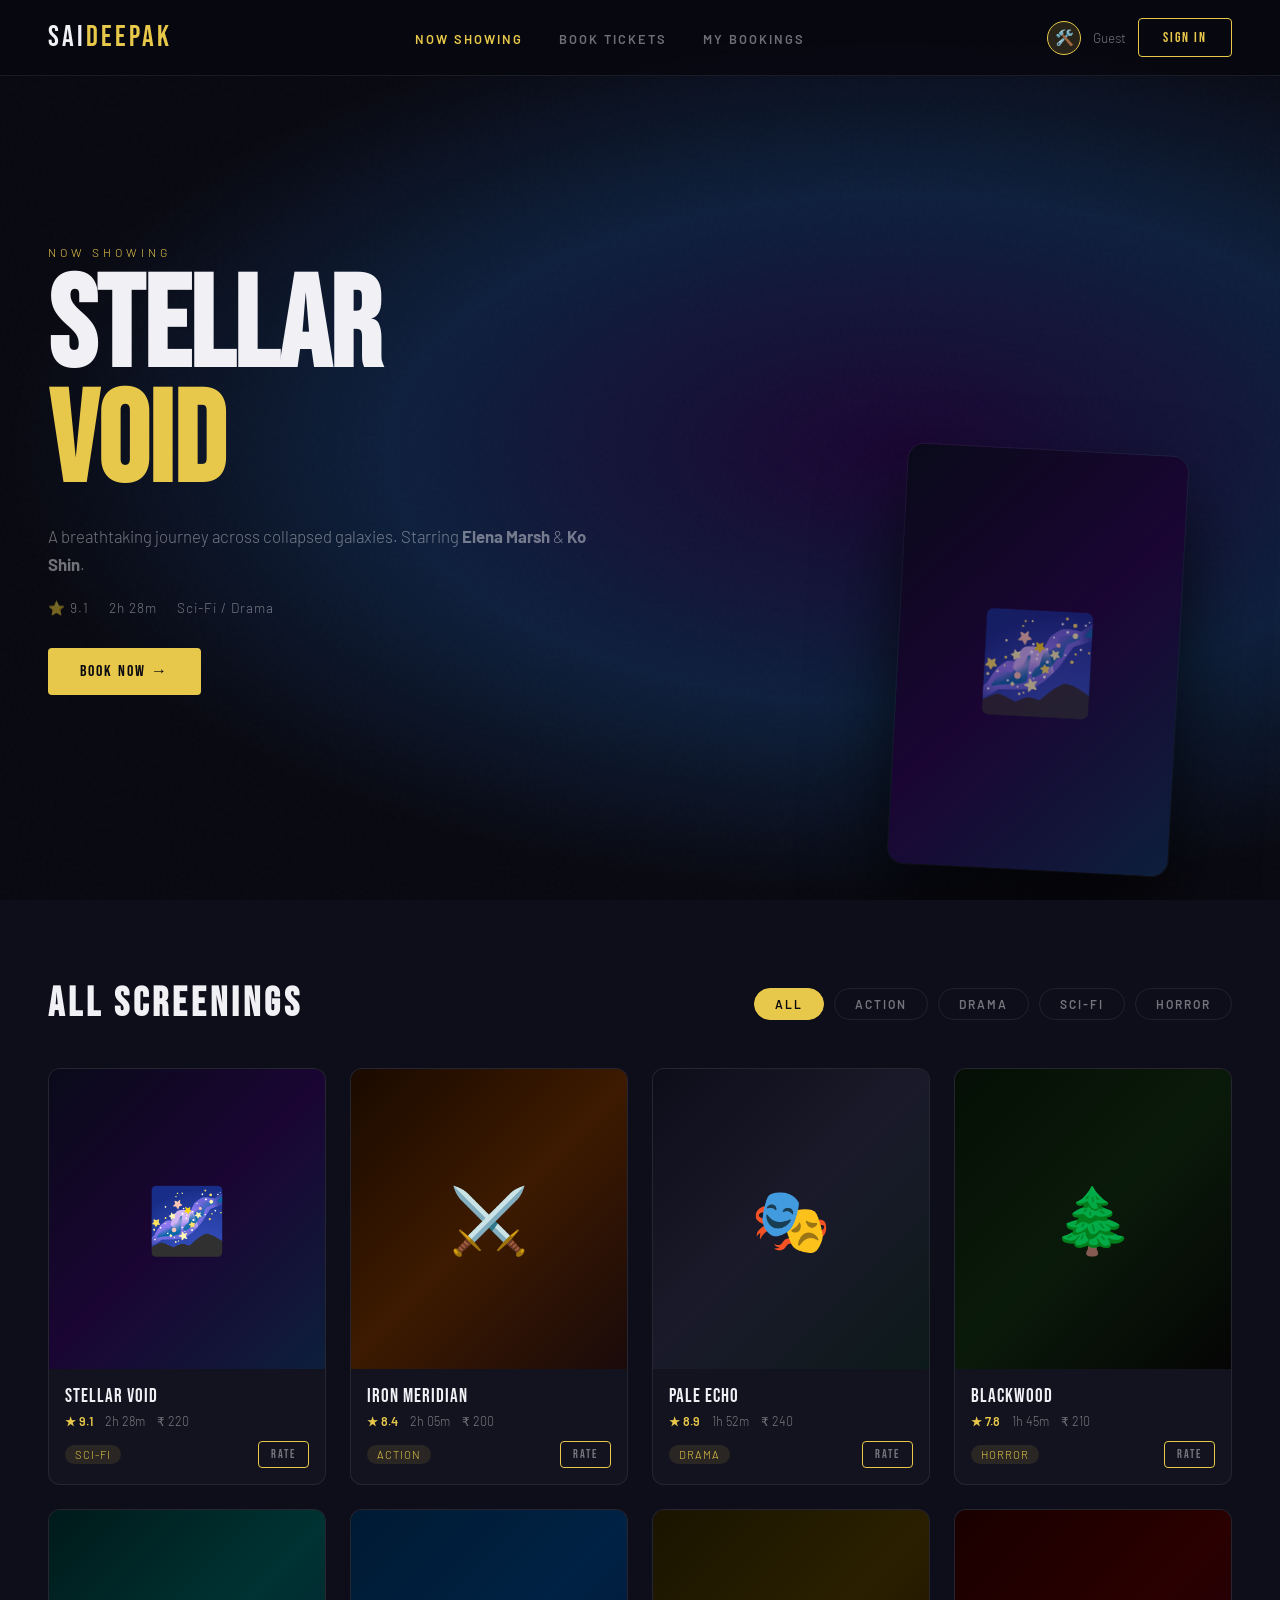
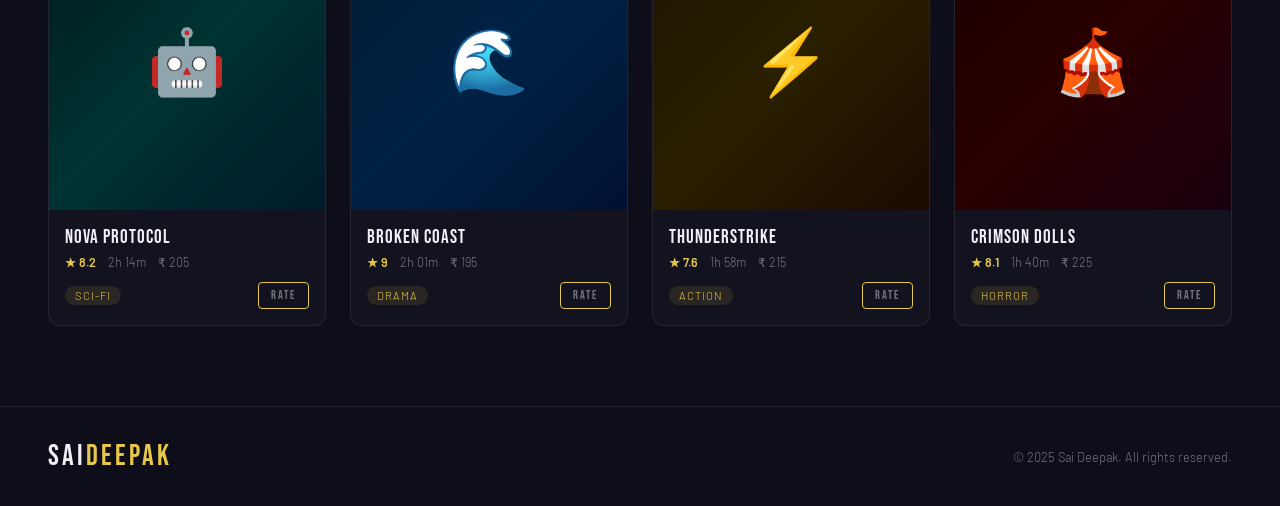
<file: index.html>
<!DOCTYPE html>
<html lang="en">
<head>
  <meta charset="UTF-8" />
  <meta name="viewport" content="width=device-width, initial-scale=1.0"/>
  <title>Sai Deepak — Book Your Experience</title>
  <link rel="stylesheet" href="style.css"/>
  <link href="https://fonts.googleapis.com/css2?family=Bebas+Neue&family=Barlow:ital,wght@0,300;0,400;0,600;1,300&display=swap" rel="stylesheet"/>
</head>
<body>

<!-- NAV -->
<nav class="navbar">
  <div class="logo">SAI<span>DEEPAK</span></div>
  <ul class="nav-links">
    <li><a href="index.html" class="active">Now Showing</a></li>
    <li><a href="booking.html">Book Tickets</a></li>
    <li><a href="#" id="navMyBookings" onclick="showMyBookings(event)">My Bookings</a></li>
  </ul>
  <div class="nav-user">
    <a href="admin.html" class="round-emoji-btn" id="adminBtn" title="Admin Panel">🛠️</a>
    <span id="userGreeting">Guest</span>
    <button class="btn-outline nav-auth-btn" id="authBtn" onclick="openModal('loginModal')">Sign In</button>
    <button class="btn-outline nav-auth-btn hidden" id="logoutBtn" onclick="handleLogout()">Logout</button>
  </div>
</nav>

<!-- HERO -->
<section class="hero" id="heroSection">
  <div class="hero-bg">
    <div class="hero-grain"></div>
  </div>
  <div class="hero-content">
    <p class="hero-sub">NOW SHOWING</p>
    <h1 class="hero-title">STELLAR<br/><em>VOID</em></h1>
    <p class="hero-desc">A breathtaking journey across collapsed galaxies. Starring <strong>Elena Marsh</strong> &amp; <strong>Ko Shin</strong>.</p>
    <div class="hero-meta">
      <span>⭐ 9.1</span>
      <span>2h 28m</span>
      <span>Sci-Fi / Drama</span>
    </div>
    <a href="booking.html?movie=stellar-void" class="btn-primary">BOOK NOW →</a>
  </div>
  <div class="hero-poster">
    <div class="poster-card featured">
      <div class="poster-img" style="background: linear-gradient(135deg,#0a0a1a,#1a0533,#0d1f3c);">
        <div class="poster-overlay-art">🌌</div>
      </div>
    </div>
  </div>
</section>

<!-- MOVIES GRID -->
<section class="movies-section" id="moviesSection">
  <div class="section-header">
    <h2>ALL SCREENINGS</h2>
    <div class="filter-bar">
      <button class="filter-btn active" onclick="filterMovies('all',this)">All</button>
      <button class="filter-btn" onclick="filterMovies('action',this)">Action</button>
      <button class="filter-btn" onclick="filterMovies('drama',this)">Drama</button>
      <button class="filter-btn" onclick="filterMovies('sci-fi',this)">Sci-Fi</button>
      <button class="filter-btn" onclick="filterMovies('horror',this)">Horror</button>
    </div>
  </div>
  <div class="movies-grid" id="moviesGrid"></div>
</section>

<!-- MY BOOKINGS SECTION -->
<section class="my-bookings-section hidden" id="myBookings" style="padding:80px 48px;background:var(--dark);min-height:60vh;">
  <div class="section-header">
    <h2>MY BOOKINGS</h2>
    <button class="btn-outline" onclick="showMoviesSection()">← Back to Films</button>
  </div>
  <div id="bookingsList" class="bookings-list"></div>
</section>

<!-- LOGIN MODAL -->
<div class="modal-overlay hidden" id="loginModal">
  <div class="modal">
    <button class="modal-close" onclick="closeModal('loginModal')">✕</button>
    <h2>SIGN IN</h2>
    <form id="loginForm" onsubmit="handleLogin(event)" autocomplete="on">
      <div class="form-group">
        <label>Email</label>
        <input type="email" id="loginEmail" placeholder="you@email.com" required/>
      </div>
      <div class="form-group">
        <label>Password</label>
        <input type="password" id="loginPassword" placeholder="••••••••" maxlength="8" required/>
      </div>
      <button type="submit" class="btn-primary full-width">Sign In</button>
      <p class="form-switch">No account? <a href="#" onclick="switchModal('loginModal','registerModal')">Register</a></p>
    </form>
  </div>
</div>

<!-- REGISTER MODAL -->
<div class="modal-overlay hidden" id="registerModal">
  <div class="modal">
    <button class="modal-close" onclick="closeModal('registerModal')">✕</button>
    <h2>CREATE ACCOUNT</h2>
    <form id="registerForm" onsubmit="handleRegister(event)">
      <div class="form-group">
        <label>Full Name</label>
        <input type="text" id="regName" placeholder="Your Name" required/>
      </div>
      <div class="form-group">
        <label>Email</label>
        <input type="email" id="regEmail" placeholder="you@email.com" required/>
      </div>
      <div class="form-group">
        <label>Password</label>
        <input type="password" id="regPassword" placeholder="••••••••" minlength="6" maxlength="8" required/>
      </div>
      <button type="submit" class="btn-primary full-width">Create Account</button>
      <p class="form-switch">Have an account? <a href="#" onclick="switchModal('registerModal','loginModal')">Sign In</a></p>
    </form>
  </div>
</div>


<div class="modal-overlay hidden" id="ratingModal">
  <div class="modal">
    <button class="modal-close" onclick="closeModal('ratingModal')">✕</button>
    <h2 id="ratingMovieTitle">RATE THIS MOVIE</h2>
    <div style="text-align:center;margin:20px 0;">
      <div style="font-size:3rem;margin-bottom:12px" id="ratingMovieEmoji">🎬</div>
      <div id="ratingStars" style="font-size:2.5rem;letter-spacing:8px;cursor:pointer;margin-bottom:16px;user-select:none;display:flex;justify-content:center;gap:4px;"><span onclick="setRating(1)">☆</span><span onclick="setRating(2)">☆</span><span onclick="setRating(3)">☆</span><span onclick="setRating(4)">☆</span><span onclick="setRating(5)">☆</span></div>
      <input type="hidden" id="ratingValue" value="0"/>
      <p id="ratingText" style="color:var(--muted);font-size:0.9rem;margin:8px 0;">Click stars to rate</p>
    </div>
    <div class="form-group">
      <label>Your Review (optional)</label>
      <textarea id="ratingReview" placeholder="Share your thoughts about this movie..." style="resize:vertical;min-height:60px;"></textarea>
    </div>
    <div style="display:flex;gap:12px;">
      <button class="btn-outline" onclick="closeModal('ratingModal')" style="flex:1;">Cancel</button>
      <button class="btn-primary" onclick="submitRating()" style="flex:1;">SUBMIT RATING</button>
    </div>
  </div>
</div>

<!-- TOAST -->
<div class="toast hidden" id="toast"></div>

<footer class="footer">
  <div class="footer-inner">
    <div class="logo">SAI<span>DEEPAK</span></div>
    <p>© 2025 Sai Deepak. All rights reserved.</p>
  </div>
</footer>

<script src="app.js"></script>
<script>
  /* ── My Bookings toggle ── */
  function showMyBookings(e) {
    e.preventDefault();
    if (!currentUser) {
      showToast('Please sign in to view your bookings.', 'error');
      openModal('loginModal');
      return;
    }
    document.getElementById('heroSection').classList.add('hidden');
    document.getElementById('moviesSection').classList.add('hidden');
    document.getElementById('myBookings').classList.remove('hidden');
    renderMyBookings();
  }
  function showMoviesSection() {
    document.getElementById('heroSection').classList.remove('hidden');
    document.getElementById('moviesSection').classList.remove('hidden');
    document.getElementById('myBookings').classList.add('hidden');
  }

  /* ── Logout ── */
  async function handleLogout() {
    if (USE_PHP_API) {
      try { await apiCall('logout', {}, 'POST'); } catch(_) {}
    }
    currentUser = null;
    localStorage.removeItem('cvUser');
    localStorage.removeItem('cvBookings');
    refreshAuthUI();
    showMoviesSection();
    showToast('Signed out successfully.', 'success');
  }

  /* ── Auth UI ── */
  function refreshAuthUI() {
    const authBtn   = document.getElementById('authBtn');
    const logoutBtn = document.getElementById('logoutBtn');
    const greeting  = document.getElementById('userGreeting');
    if (currentUser) {
      if (greeting)  greeting.textContent = currentUser.name;
      authBtn?.classList.add('hidden');
      logoutBtn?.classList.remove('hidden');
    } else {
      if (greeting) greeting.textContent = 'Guest';
      authBtn?.classList.remove('hidden');
      logoutBtn?.classList.add('hidden');
    }
  }

  /* Patch updateUserUI to also refresh buttons */
  const _origUpdateUserUI = updateUserUI;
  updateUserUI = function() { _origUpdateUserUI(); refreshAuthUI(); };
  refreshAuthUI();
</script>
</body>
</html>
</file>
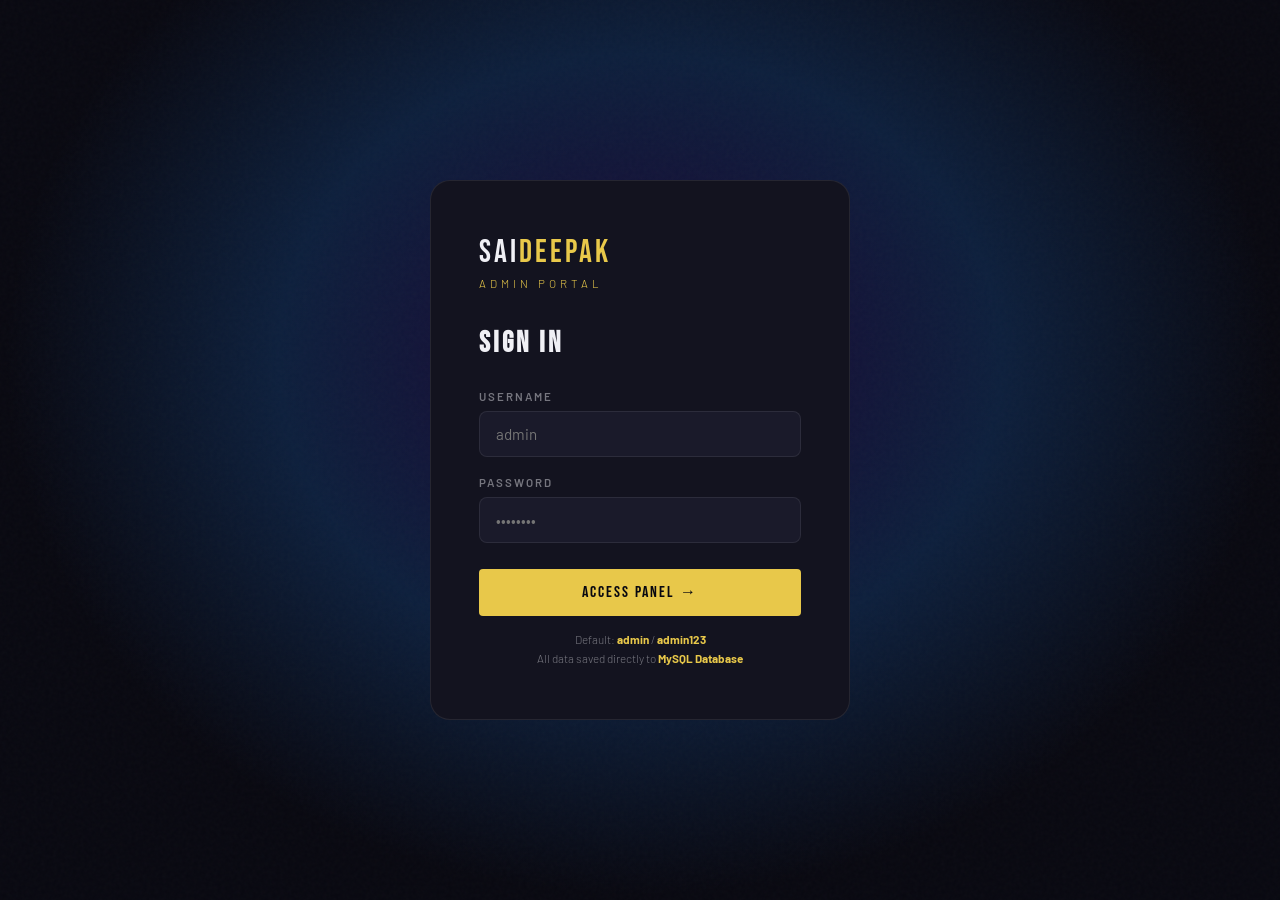
<file: admin (1).html>
<!DOCTYPE html>
<html lang="en">

<head>
  <meta charset="UTF-8" />
  <meta name="viewport" content="width=device-width, initial-scale=1.0" />
  <title>Sai Deepak — Admin Panel</title>
  <link
    href="https://fonts.googleapis.com/css2?family=Bebas+Neue&family=Barlow:ital,wght@0,300;0,400;0,600;1,300&display=swap"
    rel="stylesheet" />
  <style>
    :root {
      --black: #080810;
      --dark: #0e0e1a;
      --card: #13131f;
      --card2: #1a1a2a;
      --border: rgba(255, 255, 255, 0.08);
      --gold: #e8c84a;
      --gold2: #f5d76e;
      --red: #e63946;
      --green: #4caf50;
      --blue: #6495ed;
      --white: #f0f0f5;
      --muted: rgba(240, 240, 245, 0.45);
      --font-display: 'Bebas Neue', sans-serif;
      --font-body: 'Barlow', sans-serif;
      --radius: 12px;
      --transition: 0.25s cubic-bezier(0.4, 0, 0.2, 1);
    }

    *,
    *::before,
    *::after {
      box-sizing: border-box;
      margin: 0;
      padding: 0;
    }

    html {
      scroll-behavior: smooth;
    }

    body {
      background: var(--black);
      color: var(--white);
      font-family: var(--font-body);
      font-weight: 300;
      min-height: 100vh;
      overflow-x: hidden;
    }

    a {
      color: inherit;
      text-decoration: none;
    }

    ::-webkit-scrollbar {
      width: 6px;
    }

    ::-webkit-scrollbar-track {
      background: var(--dark);
    }

    ::-webkit-scrollbar-thumb {
      background: var(--gold);
      border-radius: 3px;
    }

    .login-screen {
      min-height: 100vh;
      display: flex;
      align-items: center;
      justify-content: center;
      background: radial-gradient(ellipse at 50% 40%, #1a0533 0%, #0d1f3c 40%, #080810 70%);
      position: relative;
    }

    .login-grain {
      position: absolute;
      inset: 0;
      background-image: url("data:image/svg+xml,%3Csvg viewBox='0 0 256 256' xmlns='http://www.w3.org/2000/svg'%3E%3Cfilter id='noise'%3E%3CfeTurbulence type='fractalNoise' baseFrequency='0.9' numOctaves='4' stitchTiles='stitch'/%3E%3C/filter%3E%3Crect width='100%25' height='100%25' filter='url(%23noise)' opacity='0.05'/%3E%3C/svg%3E");
      opacity: 0.5;
      pointer-events: none;
    }

    .login-box {
      background: var(--card);
      border: 1px solid var(--border);
      border-radius: 20px;
      padding: 52px 48px;
      width: 100%;
      max-width: 420px;
      position: relative;
      z-index: 2;
      animation: slideUp 0.4s ease;
    }

    .login-logo {
      font-family: var(--font-display);
      font-size: 2rem;
      letter-spacing: 3px;
      margin-bottom: 4px;
    }

    .login-logo span {
      color: var(--gold);
    }

    .login-subtitle {
      font-size: 0.72rem;
      letter-spacing: 4px;
      color: var(--gold);
      text-transform: uppercase;
      margin-bottom: 36px;
    }

    .login-box h2 {
      font-family: var(--font-display);
      font-size: 1.8rem;
      letter-spacing: 3px;
      margin-bottom: 28px;
    }

    .db-note {
      margin-top: 14px;
      text-align: center;
      font-size: 0.73rem;
      color: var(--muted);
      line-height: 1.6;
    }

    .db-note strong {
      color: var(--gold);
    }

    .form-group {
      margin-bottom: 18px;
    }

    .form-group label {
      display: block;
      font-size: 0.72rem;
      letter-spacing: 2px;
      text-transform: uppercase;
      color: var(--muted);
      margin-bottom: 8px;
      font-weight: 600;
    }

    .form-group input,
    .form-group select,
    .form-group textarea {
      width: 100%;
      padding: 13px 16px;
      background: var(--card2);
      border: 1px solid var(--border);
      border-radius: 8px;
      color: var(--white);
      font-family: var(--font-body);
      font-size: 0.95rem;
      transition: border-color var(--transition);
    }

    .form-group textarea {
      resize: vertical;
      min-height: 80px;
      line-height: 1.6;
    }

    .form-group input:focus,
    .form-group select:focus,
    .form-group textarea:focus {
      outline: none;
      border-color: var(--gold);
    }

    .form-group select option {
      background: var(--card2);
    }

    .form-row-2 {
      display: grid;
      grid-template-columns: 1fr 1fr;
      gap: 16px;
    }

    .form-row-3 {
      display: grid;
      grid-template-columns: 1fr 1fr 1fr;
      gap: 14px;
    }

    .btn-primary {
      display: inline-block;
      padding: 14px 32px;
      background: var(--gold);
      color: var(--black);
      font-family: var(--font-display);
      font-size: 1rem;
      letter-spacing: 2px;
      border: none;
      border-radius: 4px;
      cursor: pointer;
      transition: background var(--transition), transform var(--transition), box-shadow var(--transition);
    }

    .btn-primary:hover {
      background: var(--gold2);
      transform: translateY(-2px);
      box-shadow: 0 8px 30px rgba(232, 200, 74, 0.35);
    }

    .btn-primary:disabled {
      opacity: 0.5;
      cursor: not-allowed;
      transform: none;
    }

    .btn-primary.full-width {
      width: 100%;
      text-align: center;
      margin-top: 8px;
    }

    .btn-outline {
      display: inline-block;
      padding: 10px 24px;
      background: transparent;
      color: var(--gold);
      font-family: var(--font-display);
      font-size: 0.9rem;
      letter-spacing: 2px;
      border: 1px solid var(--gold);
      border-radius: 4px;
      cursor: pointer;
      transition: all var(--transition);
    }

    .btn-outline:hover {
      background: var(--gold);
      color: var(--black);
    }

    .btn-danger {
      display: inline-block;
      padding: 7px 14px;
      background: transparent;
      color: var(--red);
      font-family: var(--font-display);
      font-size: 0.8rem;
      letter-spacing: 1px;
      border: 1px solid var(--red);
      border-radius: 4px;
      cursor: pointer;
      transition: all var(--transition);
    }

    .btn-danger:hover {
      background: var(--red);
      color: var(--white);
    }

    .btn-danger:disabled {
      opacity: 0.4;
      cursor: not-allowed;
    }

    .btn-sm {
      padding: 7px 16px !important;
      font-size: 0.8rem !important;
      letter-spacing: 1px !important;
    }

    .btn-toggle-on {
      display: inline-block;
      padding: 7px 14px;
      background: transparent;
      color: var(--red);
      font-family: var(--font-display);
      font-size: 0.8rem;
      letter-spacing: 1px;
      border: 1px solid var(--red);
      border-radius: 4px;
      cursor: pointer;
      transition: all var(--transition);
    }

    .btn-toggle-on:hover {
      background: var(--red);
      color: var(--white);
    }

    .btn-toggle-off {
      display: inline-block;
      padding: 7px 14px;
      background: transparent;
      color: var(--green);
      font-family: var(--font-display);
      font-size: 0.8rem;
      letter-spacing: 1px;
      border: 1px solid var(--green);
      border-radius: 4px;
      cursor: pointer;
      transition: all var(--transition);
    }

    .btn-toggle-off:hover {
      background: var(--green);
      color: var(--white);
    }

    .navbar {
      position: fixed;
      top: 0;
      left: 0;
      right: 0;
      z-index: 100;
      display: flex;
      align-items: center;
      justify-content: space-between;
      padding: 16px 48px;
      background: rgba(8, 8, 16, 0.92);
      backdrop-filter: blur(20px);
      border-bottom: 1px solid var(--border);
    }

    .logo {
      font-family: var(--font-display);
      font-size: 1.6rem;
      letter-spacing: 3px;
    }

    .logo span {
      color: var(--gold);
    }

    .admin-badge {
      font-size: 0.65rem;
      letter-spacing: 3px;
      color: var(--gold);
      background: rgba(232, 200, 74, 0.1);
      border: 1px solid rgba(232, 200, 74, 0.3);
      padding: 4px 10px;
      border-radius: 100px;
      margin-left: 12px;
    }

    .db-status {
      display: flex;
      align-items: center;
      gap: 6px;
      font-size: 0.75rem;
      color: var(--muted);
    }

    .db-dot {
      width: 8px;
      height: 8px;
      border-radius: 50%;
      background: var(--green);
    }

    .db-dot.offline {
      background: var(--red);
    }

    .nav-admin {
      display: flex;
      align-items: center;
      gap: 14px;
    }

    .admin-layout {
      display: flex;
      min-height: 100vh;
      padding-top: 68px;
    }

    .sidebar {
      width: 240px;
      flex-shrink: 0;
      background: var(--dark);
      border-right: 1px solid var(--border);
      padding: 32px 0;
      position: sticky;
      top: 68px;
      height: calc(100vh - 68px);
      overflow-y: auto;
    }

    .sidebar-section {
      padding: 0 24px;
      margin-bottom: 8px;
      font-size: 0.62rem;
      letter-spacing: 3px;
      color: var(--muted);
      text-transform: uppercase;
      font-weight: 600;
      margin-top: 20px;
    }

    .sidebar-item {
      display: flex;
      align-items: center;
      gap: 12px;
      padding: 11px 24px;
      font-size: 0.85rem;
      color: var(--muted);
      cursor: pointer;
      transition: all var(--transition);
      border-left: 3px solid transparent;
    }

    .sidebar-item:hover {
      color: var(--white);
      background: rgba(255, 255, 255, 0.03);
    }

    .sidebar-item.active {
      color: var(--gold);
      border-left-color: var(--gold);
      background: rgba(232, 200, 74, 0.06);
    }

    .sidebar-item .icon {
      font-size: 1.1rem;
      width: 22px;
      text-align: center;
    }

    .admin-main {
      flex: 1;
      padding: 40px 48px;
      overflow-y: auto;
    }

    .panel {
      display: none;
      animation: fadeInUp 0.35s ease;
    }

    .panel.active {
      display: block;
    }

    .panel-header {
      display: flex;
      align-items: center;
      justify-content: space-between;
      margin-bottom: 36px;
    }

    .panel-header h1 {
      font-family: var(--font-display);
      font-size: 2.2rem;
      letter-spacing: 4px;
    }

    .panel-header p {
      color: var(--muted);
      font-size: 0.88rem;
      margin-top: 4px;
    }

    .stats-row {
      display: grid;
      grid-template-columns: repeat(4, 1fr);
      gap: 20px;
      margin-bottom: 28px;
    }

    .stat-card {
      background: var(--card);
      border: 1px solid var(--border);
      border-radius: var(--radius);
      padding: 24px 20px;
      transition: transform var(--transition);
    }

    .stat-card:hover {
      transform: translateY(-3px);
    }

    .stat-label {
      font-size: 0.7rem;
      letter-spacing: 2px;
      color: var(--muted);
      text-transform: uppercase;
      margin-bottom: 10px;
    }

    .stat-value {
      font-family: var(--font-display);
      font-size: 2.2rem;
      letter-spacing: 2px;
      color: var(--gold);
    }

    .stat-sub {
      font-size: 0.75rem;
      color: var(--muted);
      margin-top: 4px;
    }

    .section-card {
      background: var(--card);
      border: 1px solid var(--border);
      border-radius: var(--radius);
      padding: 32px;
      margin-bottom: 28px;
    }

    .section-card h3 {
      font-family: var(--font-display);
      font-size: 1.3rem;
      letter-spacing: 2px;
      margin-bottom: 24px;
      padding-bottom: 14px;
      border-bottom: 1px solid var(--border);
      display: flex;
      align-items: center;
      gap: 10px;
    }

    .section-card h3 .icon {
      color: var(--gold);
    }

    .hero-preview {
      background: radial-gradient(ellipse at 70% 50%, #1a0533 0%, #0d1f3c 40%, #080810 70%);
      border: 1px solid var(--border);
      border-radius: var(--radius);
      padding: 36px 40px;
      margin-bottom: 28px;
      position: relative;
      overflow: hidden;
      min-height: 200px;
    }

    .hero-preview-grain {
      position: absolute;
      inset: 0;
      background-image: url("data:image/svg+xml,%3Csvg viewBox='0 0 256 256' xmlns='http://www.w3.org/2000/svg'%3E%3Cfilter id='noise'%3E%3CfeTurbulence type='fractalNoise' baseFrequency='0.9' numOctaves='4' stitchTiles='stitch'/%3E%3C/filter%3E%3Crect width='100%25' height='100%25' filter='url(%23noise)' opacity='0.04'/%3E%3C/svg%3E");
      opacity: 0.5;
      pointer-events: none;
    }

    .hero-preview-content {
      position: relative;
      z-index: 2;
    }

    .preview-sub-label {
      font-size: 0.65rem;
      letter-spacing: 4px;
      color: var(--gold);
      margin-bottom: 8px;
    }

    #previewTitle {
      font-family: var(--font-display);
      font-size: 3.2rem;
      line-height: 0.9;
      color: var(--white);
      margin-bottom: 12px;
    }

    #previewTitle em {
      color: var(--gold);
      font-style: normal;
    }

    #previewDesc {
      color: var(--muted);
      font-size: 0.92rem;
      line-height: 1.7;
      margin-bottom: 12px;
      max-width: 460px;
    }

    .preview-meta {
      display: flex;
      gap: 16px;
      font-size: 0.8rem;
      color: var(--muted);
    }

    .save-bar {
      display: flex;
      align-items: center;
      justify-content: space-between;
      background: rgba(232, 200, 74, 0.07);
      border: 1px solid rgba(232, 200, 74, 0.2);
      border-radius: 8px;
      padding: 16px 20px;
      margin-top: 24px;
    }

    .save-bar p {
      font-size: 0.82rem;
      color: var(--muted);
    }

    .save-bar p strong {
      color: var(--gold);
    }

    .table-wrap {
      overflow-x: auto;
    }

    table {
      width: 100%;
      border-collapse: collapse;
    }

    th {
      text-align: left;
      padding: 10px 14px;
      font-size: 0.68rem;
      letter-spacing: 2px;
      color: var(--muted);
      text-transform: uppercase;
      font-weight: 600;
      border-bottom: 1px solid var(--border);
    }

    td {
      padding: 12px 14px;
      font-size: 0.87rem;
      border-bottom: 1px solid rgba(255, 255, 255, 0.04);
      vertical-align: middle;
    }

    tr:hover td {
      background: rgba(255, 255, 255, 0.02);
    }

    .badge {
      display: inline-block;
      padding: 3px 10px;
      background: rgba(232, 200, 74, 0.1);
      color: var(--gold);
      border-radius: 100px;
      font-size: 0.72rem;
    }

    .badge.horror {
      background: rgba(230, 57, 70, 0.1);
      color: var(--red);
    }

    .badge.drama {
      background: rgba(100, 149, 237, 0.12);
      color: var(--blue);
    }

    .badge.action {
      background: rgba(255, 140, 0, 0.12);
      color: #ff8c00;
    }

    .s-confirmed {
      display: inline-block;
      padding: 3px 10px;
      background: rgba(76, 175, 80, 0.12);
      color: var(--green);
      border-radius: 100px;
      font-size: 0.72rem;
    }

    .s-cancelled {
      display: inline-block;
      padding: 3px 10px;
      background: rgba(230, 57, 70, 0.1);
      color: var(--red);
      border-radius: 100px;
      font-size: 0.72rem;
    }

    .s-active {
      display: inline-block;
      padding: 3px 10px;
      background: rgba(76, 175, 80, 0.12);
      color: var(--green);
      border-radius: 100px;
      font-size: 0.72rem;
    }

    .s-inactive {
      display: inline-block;
      padding: 3px 10px;
      background: rgba(230, 57, 70, 0.1);
      color: var(--red);
      border-radius: 100px;
      font-size: 0.72rem;
    }

    .activity-item {
      display: flex;
      align-items: flex-start;
      gap: 14px;
      padding: 13px 0;
      border-bottom: 1px solid rgba(255, 255, 255, 0.04);
    }

    .activity-item:last-child {
      border-bottom: none;
    }

    .activity-dot {
      width: 8px;
      height: 8px;
      border-radius: 50%;
      background: var(--gold);
      flex-shrink: 0;
      margin-top: 6px;
    }

    .activity-dot.red {
      background: var(--red);
    }

    .activity-dot.green {
      background: var(--green);
    }

    .activity-text {
      font-size: 0.87rem;
    }

    .activity-time {
      font-size: 0.74rem;
      color: var(--muted);
      margin-top: 3px;
    }

    .modal-overlay {
      position: fixed;
      inset: 0;
      z-index: 200;
      background: rgba(0, 0, 0, 0.85);
      backdrop-filter: blur(8px);
      display: flex;
      align-items: center;
      justify-content: center;
      animation: fadeIn 0.2s ease;
    }

    .modal {
      background: var(--card);
      border: 1px solid var(--border);
      border-radius: 16px;
      padding: 40px;
      width: 100%;
      max-width: 580px;
      max-height: 90vh;
      overflow-y: auto;
      position: relative;
      animation: slideUp 0.3s ease;
    }

    .modal h2 {
      font-family: var(--font-display);
      font-size: 1.8rem;
      letter-spacing: 3px;
      margin-bottom: 24px;
    }

    .modal-close {
      position: absolute;
      top: 16px;
      right: 16px;
      background: transparent;
      border: none;
      color: var(--muted);
      font-size: 1.2rem;
      cursor: pointer;
      width: 32px;
      height: 32px;
      border-radius: 50%;
      transition: all var(--transition);
    }

    .modal-close:hover {
      background: rgba(255, 255, 255, 0.08);
      color: var(--white);
    }

    .loading {
      display: flex;
      align-items: center;
      gap: 10px;
      color: var(--muted);
      font-size: 0.88rem;
      padding: 20px 0;
    }

    .spinner {
      width: 18px;
      height: 18px;
      border: 2px solid var(--border);
      border-top-color: var(--gold);
      border-radius: 50%;
      animation: spin 0.7s linear infinite;
    }

    .toast {
      position: fixed;
      bottom: 32px;
      right: 32px;
      z-index: 300;
      background: var(--card2);
      border: 1px solid var(--gold);
      border-radius: 8px;
      padding: 14px 24px;
      font-size: 0.9rem;
      animation: slideInRight 0.3s ease;
      max-width: 320px;
    }

    .toast.success {
      border-color: var(--green);
      color: var(--green);
    }

    .toast.error {
      border-color: var(--red);
      color: var(--red);
    }

    .hidden {
      display: none !important;
    }

    @keyframes spin {
      to {
        transform: rotate(360deg);
      }
    }

    @keyframes fadeIn {
      from {
        opacity: 0;
      }

      to {
        opacity: 1;
      }
    }

    @keyframes fadeInUp {
      from {
        opacity: 0;
        transform: translateY(20px);
      }

      to {
        opacity: 1;
        transform: translateY(0);
      }
    }

    @keyframes slideUp {
      from {
        opacity: 0;
        transform: translateY(40px);
      }

      to {
        opacity: 1;
        transform: translateY(0);
      }
    }

    @keyframes slideInRight {
      from {
        opacity: 0;
        transform: translateX(30px);
      }

      to {
        opacity: 1;
        transform: translateX(0);
      }
    }

    @media (max-width: 900px) {
      .sidebar {
        display: none;
      }

      .admin-main {
        padding: 28px 20px;
      }

      .stats-row {
        grid-template-columns: 1fr 1fr;
      }

      .navbar {
        padding: 14px 20px;
      }
    }

    @media (max-width: 600px) {
      .stats-row {
        grid-template-columns: 1fr;
      }

      .form-row-2,
      .form-row-3 {
        grid-template-columns: 1fr;
      }
    }
  </style>
</head>

<body>

  <!-- LOGIN -->
  <div id="loginScreen" class="login-screen">
    <div class="login-grain"></div>
    <div class="login-box">
      <div class="login-logo">SAI<span>DEEPAK</span></div>
      <div class="login-subtitle">Admin Portal</div>
      <h2>SIGN IN</h2>
      <div class="form-group">
        <label>Username</label>
        <input type="text" id="adminUser" placeholder="admin" autocomplete="off" />
      </div>
      <div class="form-group">
        <label>Password</label>
        <input type="password" id="adminPass" placeholder="••••••••" onkeydown="if(event.key==='Enter')doLogin()" />
      </div>
      <button class="btn-primary full-width" id="loginBtn" onclick="doLogin()">ACCESS PANEL →</button>
      <p class="db-note">Default: <strong>admin</strong> / <strong>admin123</strong><br />All data saved directly to
        <strong>MySQL Database</strong></p>
    </div>
  </div>

  <!-- ADMIN PANEL -->
  <div id="adminPanel" class="hidden">
    <nav class="navbar">
      <div style="display:flex;align-items:center;">
        <div class="logo">SAI<span>DEEPAK</span></div>
        <span class="admin-badge">ADMIN</span>
      </div>
      <div class="db-status">
        <div class="db-dot" id="dbDot"></div>
        <span id="dbStatusText">MySQL Connected</span>
      </div>
      <div class="nav-admin">
        <a href="index.html" target="_blank" class="btn-outline btn-sm">VIEW SITE ↗</a>
        <button class="btn-outline btn-sm" onclick="doLogout()">LOGOUT</button>
      </div>
    </nav>

    <div class="admin-layout">
      <aside class="sidebar">
        <div class="sidebar-section">Dashboard</div>
        <div class="sidebar-item active" onclick="switchPanel('dashboard',this)"><span class="icon">📊</span> Overview
        </div>
        <div class="sidebar-section">Content</div>
        <div class="sidebar-item" onclick="switchPanel('home',this)"><span class="icon">🏠</span> Home Page</div>
        <div class="sidebar-item" onclick="switchPanel('movies',this)"><span class="icon">🎬</span> Movies</div>
        <div class="sidebar-section">Records</div>
        <div class="sidebar-item" onclick="switchPanel('bookings',this)"><span class="icon">🎟️</span> Bookings</div>
        <div class="sidebar-item" onclick="switchPanel('users',this)"><span class="icon">👥</span> Users</div>
      </aside>

      <main class="admin-main">

        <!-- DASHBOARD -->
        <div class="panel active" id="panelDashboard">
          <div class="panel-header">
            <div>
              <h1>OVERVIEW</h1>
              <p>Live stats from MySQL database.</p>
            </div>
            <button class="btn-outline btn-sm" onclick="loadStats()">↻ Refresh</button>
          </div>
          <div class="stats-row">
            <div class="stat-card">
              <div class="stat-label">Total Bookings</div>
              <div class="stat-value" id="statBookings">—</div>
              <div class="stat-sub">All time</div>
            </div>
            <div class="stat-card">
              <div class="stat-label">Registered Users</div>
              <div class="stat-value" id="statUsers">—</div>
              <div class="stat-sub">All time</div>
            </div>
            <div class="stat-card">
              <div class="stat-label">Active Movies</div>
              <div class="stat-value" id="statMovies">—</div>
              <div class="stat-sub">Now showing</div>
            </div>
            <div class="stat-card">
              <div class="stat-label">Revenue</div>
              <div class="stat-value" id="statRevenue">—</div>
              <div class="stat-sub">Confirmed only</div>
            </div>
          </div>
          <div class="stats-row" style="grid-template-columns:1fr 1fr 1fr 1fr">
            <div class="stat-card">
              <div class="stat-label">Today's Bookings</div>
              <div class="stat-value" id="statToday">—</div>
            </div>
            <div class="stat-card">
              <div class="stat-label">Cancelled</div>
              <div class="stat-value" id="statCancelled" style="color:var(--red)">—</div>
            </div>
          </div>
          <div class="section-card">
            <h3><span class="icon">⚡</span> Recent Bookings</h3>
            <div id="activityFeed">
              <div class="loading">
                <div class="spinner"></div> Loading from database…
              </div>
            </div>
          </div>
        </div>

        <!-- HOME PAGE EDITOR -->
        <div class="panel" id="panelHome">
          <div class="panel-header">
            <div>
              <h1>HOME PAGE</h1>
              <p>Edit the hero section. Changes saved to MySQL — live on the site.</p>
            </div>
          </div>
          <div class="section-card">
            <h3><span class="icon">👁️</span> Live Preview</h3>
            <div class="hero-preview">
              <div class="hero-preview-grain"></div>
              <div class="hero-preview-content">
                <div class="preview-sub-label" id="previewSubLabel">NOW SHOWING</div>
                <div id="previewTitle">STELLAR<br /><em>VOID</em></div>
                <div id="previewDesc">A breathtaking journey across collapsed galaxies.</div>
                <div class="preview-meta">
                  <span id="pmRating">⭐ 9.1</span>
                  <span id="pmDuration">2h 28m</span>
                  <span id="pmGenre">Sci-Fi / Drama</span>
                </div>
              </div>
            </div>
          </div>

          <div class="section-card">
            <h3><span class="icon">✏️</span> Hero Content</h3>
            <div class="form-row-2">
              <div class="form-group"><label>Section Label</label><input type="text" id="heroSubLabel"
                  value="NOW SHOWING" oninput="updatePreview()" /></div>
              <div class="form-group"><label>Featured Movie (BOOK NOW links to)</label><select id="heroMovieId"
                  onchange="syncMovieFields()">
                  <option>Loading…</option>
                </select></div>
            </div>
            <div class="form-row-2">
              <div class="form-group"><label>Title Line 1</label><input type="text" id="heroTitle1" value="STELLAR"
                  oninput="updatePreview()" /></div>
              <div class="form-group"><label>Title Line 2 (gold highlight)</label><input type="text" id="heroTitle2"
                  value="VOID" oninput="updatePreview()" /></div>
            </div>
            <div class="form-group"><label>Description</label><textarea id="heroDesc"
                oninput="updatePreview()">A breathtaking journey across collapsed galaxies.</textarea></div>
            <div class="form-row-3">
              <div class="form-group"><label>Rating Badge</label><input type="text" id="heroRating" value="⭐ 9.1"
                  oninput="updatePreview()" /></div>
              <div class="form-group"><label>Duration</label><input type="text" id="heroDuration" value="2h 28m"
                  oninput="updatePreview()" /></div>
              <div class="form-group"><label>Genre Tag</label><input type="text" id="heroGenre" value="Sci-Fi / Drama"
                  oninput="updatePreview()" /></div>
            </div>
            <div class="save-bar">
              <p>Saved to <strong>home_settings</strong> table in MySQL.</p>
              <button class="btn-primary" onclick="saveHomeSettings()">SAVE HERO →</button>
            </div>
          </div>

          <div class="section-card">
            <h3><span class="icon">🔗</span> Navbar &amp; Footer</h3>
            <div class="form-row-2">
              <div class="form-group"><label>Site Name</label><input type="text" id="siteName" value="SAIDEEPA" /></div>
              <div class="form-group"><label>Logo Gold Part</label><input type="text" id="siteNameGold" value="K" />
              </div>
            </div>
            <div class="form-group"><label>Footer Copyright Text</label><input type="text" id="footerText"
                value="© 2025 Sai Deepak. All rights reserved." /></div>
            <div class="save-bar">
              <p>Saved to <strong>home_settings</strong> table in MySQL.</p>
              <button class="btn-primary" onclick="saveNavSettings()">SAVE SETTINGS →</button>
            </div>
          </div>
        </div>

        <!-- MOVIES -->
        <div class="panel" id="panelMovies">
          <div class="panel-header">
            <div>
              <h1>MOVIES</h1>
              <p>Add, edit, activate or deactivate movies in the database.</p>
            </div>
            <button class="btn-primary btn-sm" style="padding:10px 22px;font-size:.9rem" onclick="openAddMovie()">+ ADD
              MOVIE</button>
          </div>
          <div class="section-card">
            <h3><span class="icon">🎞️</span> All Movies</h3>
            <div class="table-wrap">
              <table>
                <thead>
                  <tr>
                    <th></th>
                    <th>Title</th>
                    <th>Genre</th>
                    <th>Rating</th>
                    <th>Duration</th>
                    <th>Price</th>
                    <th>Status</th>
                    <th>Actions</th>
                  </tr>
                </thead>
                <tbody id="moviesTableBody">
                  <tr>
                    <td colspan="8">
                      <div class="loading">
                        <div class="spinner"></div> Loading…
                      </div>
                    </td>
                  </tr>
                </tbody>
              </table>
            </div>
          </div>
        </div>

        <!-- BOOKINGS -->
        <div class="panel" id="panelBookings">
          <div class="panel-header">
            <div>
              <h1>BOOKINGS</h1>
              <p>All reservations from the database. Cancel any booking here.</p>
            </div>
            <button class="btn-outline btn-sm" onclick="loadBookings()">↻ Refresh</button>
          </div>
          <div class="section-card">
            <h3><span class="icon">🎟️</span> All Booking Records</h3>
            <div class="table-wrap">
              <table>
                <thead>
                  <tr>
                    <th>#</th>
                    <th>Movie</th>
                    <th>Customer</th>
                    <th>Date</th>
                    <th>Showtime</th>
                    <th>Seats</th>
                    <th>Total</th>
                    <th>Status</th>
                    <th></th>
                  </tr>
                </thead>
                <tbody id="bookingsTableBody">
                  <tr>
                    <td colspan="9">
                      <div class="loading">
                        <div class="spinner"></div> Loading…
                      </div>
                    </td>
                  </tr>
                </tbody>
              </table>
            </div>
          </div>
        </div>

        <!-- USERS -->
        <div class="panel" id="panelUsers">
          <div class="panel-header">
            <div>
              <h1>USERS</h1>
              <p>All registered user accounts from the database.</p>
            </div>
            <button class="btn-outline btn-sm" onclick="loadUsers()">↻ Refresh</button>
          </div>
          <div class="section-card">
            <h3><span class="icon">👥</span> User Accounts</h3>
            <div class="table-wrap">
              <table>
                <thead>
                  <tr>
                    <th>ID</th>
                    <th>Name</th>
                    <th>Email</th>
                    <th>Bookings</th>
                    <th>Joined</th>
                  </tr>
                </thead>
                <tbody id="usersTableBody">
                  <tr>
                    <td colspan="5">
                      <div class="loading">
                        <div class="spinner"></div> Loading…
                      </div>
                    </td>
                  </tr>
                </tbody>
              </table>
            </div>
          </div>
        </div>

      </main>
    </div>
  </div>

  <!-- EDIT/ADD MOVIE MODAL -->
  <div class="modal-overlay hidden" id="editMovieModal">
    <div class="modal">
      <button class="modal-close" onclick="closeModal('editMovieModal')">✕</button>
      <h2 id="movieModalTitle">EDIT MOVIE</h2>
      <input type="hidden" id="editMovieId" />
      <div class="form-row-2">
        <div class="form-group"><label>Emoji</label><input type="text" id="editEmoji" placeholder="🎬" /></div>
        <div class="form-group"><label>Movie ID (slug)</label><input type="text" id="editMovieSlug"
            placeholder="my-movie" /></div>
      </div>
      <div class="form-group"><label>Title</label><input type="text" id="editTitle" placeholder="MY MOVIE" /></div>
      <div class="form-row-3">
        <div class="form-group">
          <label>Genre</label>
          <select id="editGenre">
            <option value="sci-fi">Sci-Fi</option>
            <option value="action">Action</option>
            <option value="drama">Drama</option>
            <option value="horror">Horror</option>
          </select>
        </div>
        <div class="form-group"><label>Rating (0–10)</label><input type="number" id="editRating" step="0.1" min="0"
            max="10" /></div>
        <div class="form-group"><label>Price (₹)</label><input type="number" id="editPrice" step="1" min="0" /></div>
      </div>
      <div class="form-group"><label>Duration</label><input type="text" id="editDuration" placeholder="2h 00m" /></div>
      <div class="form-group"><label>Description</label><textarea id="editDesc"
          placeholder="Brief synopsis…"></textarea></div>
      <div style="display:flex;gap:12px;justify-content:flex-end;margin-top:12px;">
        <button class="btn-outline" onclick="closeModal('editMovieModal')">Cancel</button>
        <button class="btn-primary" id="saveMovieBtn" onclick="saveMovie()">SAVE TO DATABASE</button>
      </div>
    </div>
  </div>

  <div class="toast hidden" id="toast"></div>

  <script>
    const API_URL = 'api.php';
    let editMode = 'edit';
    let moviesCache = [];

    // ── API helper ──
    async function api(action, data = {}, method = 'POST') {
      const url = method === 'GET'
        ? `${API_URL}?action=${action}&` + new URLSearchParams(data)
        : `${API_URL}?action=${action}`;
      const opts = method === 'GET'
        ? { method: 'GET', credentials: 'include' }
        : {
          method: 'POST', credentials: 'include',
          headers: { 'Content-Type': 'application/json' },
          body: JSON.stringify(data)
        };
      const res = await fetch(url, opts);
      const json = await res.json();
      if (!res.ok) throw new Error(json.error || 'Request failed');
      return json;
    }

    // ── Login ──
    async function doLogin() {
      const username = document.getElementById('adminUser').value.trim();
      const password = document.getElementById('adminPass').value;
      if (!username || !password) { showToast('Enter credentials.', 'error'); return; }
      const btn = document.getElementById('loginBtn');
      btn.disabled = true; btn.textContent = 'Connecting…';
      try {
        await api('admin_login', { username, password });
        document.getElementById('loginScreen').classList.add('hidden');
        document.getElementById('adminPanel').classList.remove('hidden');
        setDbStatus(true);
        initAdmin();
      } catch (e) {
        showToast(e.message, 'error');
      } finally {
        btn.disabled = false; btn.textContent = 'ACCESS PANEL →';
      }
    }

    async function doLogout() {
      try { await api('admin_logout'); } catch (_) { }
      document.getElementById('adminPanel').classList.add('hidden');
      document.getElementById('loginScreen').classList.remove('hidden');
      document.getElementById('adminUser').value = '';
      document.getElementById('adminPass').value = '';
    }

    function setDbStatus(on) {
      document.getElementById('dbDot').className = 'db-dot' + (on ? '' : ' offline');
      document.getElementById('dbStatusText').textContent = on ? 'MySQL Connected' : 'DB Offline';
    }

    // ── Init ──
    async function initAdmin() {
      await loadStats();
      await loadMoviesForDropdown();
      await loadHomeSettings();
    }

    // ── Panel switch ──
    function switchPanel(name, el) {
      document.querySelectorAll('.panel').forEach(p => p.classList.remove('active'));
      document.querySelectorAll('.sidebar-item').forEach(s => s.classList.remove('active'));
      document.getElementById('panel' + name.charAt(0).toUpperCase() + name.slice(1))?.classList.add('active');
      el.classList.add('active');
      if (name === 'movies') loadMovies();
      if (name === 'bookings') loadBookings();
      if (name === 'users') loadUsers();
    }

    // ── Stats ──
    async function loadStats() {
      try {
        const r = await api('admin_stats', {}, 'GET');
        document.getElementById('statBookings').textContent = r.total_bookings;
        document.getElementById('statUsers').textContent = r.total_users;
        document.getElementById('statMovies').textContent = r.total_movies;
        document.getElementById('statRevenue').textContent = '₹' + parseFloat(r.total_revenue).toFixed(0);
        document.getElementById('statToday').textContent = r.today_bookings;
        document.getElementById('statCancelled').textContent = r.cancelled_count;
        renderActivity(r.recent_bookings || []);
        setDbStatus(true);
      } catch (e) {
        setDbStatus(false);
        showToast('Stats error: ' + e.message, 'error');
      }
    }

    function renderActivity(list) {
      const el = document.getElementById('activityFeed');
      if (!list.length) { el.innerHTML = '<p style="color:var(--muted);padding:16px 0;font-size:.87rem">No bookings yet.</p>'; return; }
      el.innerHTML = list.map(b => `
    <div class="activity-item">
      <div class="activity-dot ${b.status === 'cancelled' ? 'red' : 'green'}"></div>
      <div>
        <div class="activity-text">
          <strong>${escHtml(b.name)}</strong> booked <strong>${escHtml(b.movie_title)}</strong>
          &mdash; ₹${parseFloat(b.total).toFixed(0)}
          <span class="s-${b.status}" style="margin-left:8px">${b.status.toUpperCase()}</span>
        </div>
        <div class="activity-time">${new Date(b.created_at).toLocaleString()}</div>
      </div>
    </div>`).join('');
    }

    // ── Home settings ──
    async function loadHomeSettings() {
      try {
        const r = await api('admin_get_home', {}, 'GET');
        const s = r.settings || {};
        const map = {
          hero_sub_label: 'heroSubLabel', hero_title1: 'heroTitle1', hero_title2: 'heroTitle2',
          hero_desc: 'heroDesc', hero_rating: 'heroRating', hero_duration: 'heroDuration',
          hero_genre: 'heroGenre', hero_movie_id: 'heroMovieId',
          site_name: 'siteName', site_name_gold: 'siteNameGold', footer_text: 'footerText',
        };
        for (const [key, id] of Object.entries(map)) {
          if (s[key] !== undefined) document.getElementById(id).value = s[key];
        }
        updatePreview();
      } catch (_) { }
    }

    async function loadMoviesForDropdown() {
      try {
        const r = await api('admin_movies', {}, 'GET');
        moviesCache = r.movies || [];
        const sel = document.getElementById('heroMovieId');
        sel.innerHTML = moviesCache.map(m => `<option value="${m.id}">${escHtml(m.title)}</option>`).join('');
      } catch (_) { }
    }

    function updatePreview() {
      const g = id => document.getElementById(id)?.value || '';
      document.getElementById('previewSubLabel').textContent = g('heroSubLabel');
      document.getElementById('previewTitle').innerHTML = `${g('heroTitle1')}<br/><em>${g('heroTitle2')}</em>`;
      document.getElementById('previewDesc').innerHTML = g('heroDesc');
      document.getElementById('pmRating').textContent = g('heroRating');
      document.getElementById('pmDuration').textContent = g('heroDuration');
      document.getElementById('pmGenre').textContent = g('heroGenre');
    }

    function syncMovieFields() {
      const id = document.getElementById('heroMovieId').value;
      const m = moviesCache.find(x => x.id === id);
      if (!m) return;
      const words = m.title.split(' ');
      document.getElementById('heroTitle1').value = words.length > 1 ? words.slice(0, -1).join(' ') : words[0];
      document.getElementById('heroTitle2').value = words[words.length - 1];
      document.getElementById('heroDesc').value = m.description || '';
      document.getElementById('heroRating').value = '⭐ ' + m.rating;
      document.getElementById('heroDuration').value = m.duration;
      document.getElementById('heroGenre').value = m.genre.charAt(0).toUpperCase() + m.genre.slice(1);
      updatePreview();
    }

    async function saveHomeSettings() {
      try {
        await api('admin_save_home', {
          hero_sub_label: document.getElementById('heroSubLabel').value,
          hero_title1: document.getElementById('heroTitle1').value,
          hero_title2: document.getElementById('heroTitle2').value,
          hero_desc: document.getElementById('heroDesc').value,
          hero_rating: document.getElementById('heroRating').value,
          hero_duration: document.getElementById('heroDuration').value,
          hero_genre: document.getElementById('heroGenre').value,
          hero_movie_id: document.getElementById('heroMovieId').value,
        });
        showToast('Hero section saved to MySQL!', 'success');
      } catch (e) { showToast(e.message, 'error'); }
    }

    async function saveNavSettings() {
      try {
        await api('admin_save_home', {
          site_name: document.getElementById('siteName').value,
          site_name_gold: document.getElementById('siteNameGold').value,
          footer_text: document.getElementById('footerText').value,
        });
        showToast('Navbar & footer saved to MySQL!', 'success');
      } catch (e) { showToast(e.message, 'error'); }
    }

    // ── Movies ──
    async function loadMovies() {
      const tbody = document.getElementById('moviesTableBody');
      tbody.innerHTML = '<tr><td colspan="8"><div class="loading"><div class="spinner"></div> Loading…</div></td></tr>';
      try {
        const r = await api('admin_movies', {}, 'GET');
        moviesCache = r.movies || [];
        if (!moviesCache.length) { tbody.innerHTML = '<tr><td colspan="8" style="color:var(--muted);text-align:center;padding:24px">No movies found.</td></tr>'; return; }
        tbody.innerHTML = moviesCache.map(m => `
      <tr>
        <td style="font-size:1.3rem">${escHtml(m.emoji)}</td>
        <td><strong>${escHtml(m.title)}</strong><br/><span style="font-size:.73rem;color:var(--muted)">${escHtml(m.id)}</span></td>
        <td><span class="badge ${m.genre}">${m.genre}</span></td>
        <td style="color:var(--gold)">★ ${m.rating}</td>
        <td>${m.duration}</td>
        <td>₹${m.price}</td>
        <td><span class="s-${m.active ? 'active' : 'inactive'}">${m.active ? 'Active' : 'Inactive'}</span></td>
        <td>
          <button class="btn-outline btn-sm" style="margin-right:6px" onclick="openEditMovie('${m.id}')">Edit</button>
          <button class="btn-toggle-${m.active ? 'on' : 'off'}" onclick="toggleMovie('${m.id}',this)">${m.active ? 'Deactivate' : 'Activate'}</button>
        </td>
      </tr>`).join('');
      } catch (e) {
        tbody.innerHTML = `<tr><td colspan="8" style="color:var(--red);text-align:center;padding:24px">${e.message}</td></tr>`;
      }
    }

    function openEditMovie(id) {
      editMode = 'edit';
      const m = moviesCache.find(x => x.id === id);
      if (!m) return;
      document.getElementById('movieModalTitle').textContent = 'EDIT MOVIE';
      document.getElementById('editMovieId').value = m.id;
      document.getElementById('editMovieSlug').value = m.id;
      document.getElementById('editMovieSlug').disabled = true;
      document.getElementById('editEmoji').value = m.emoji;
      document.getElementById('editTitle').value = m.title;
      document.getElementById('editGenre').value = m.genre;
      document.getElementById('editRating').value = m.rating;
      document.getElementById('editPrice').value = m.price;
      document.getElementById('editDuration').value = m.duration;
      document.getElementById('editDesc').value = m.description || '';
      document.getElementById('saveMovieBtn').textContent = 'SAVE CHANGES';
      document.getElementById('editMovieModal').classList.remove('hidden');
    }

    function openAddMovie() {
      editMode = 'add';
      document.getElementById('movieModalTitle').textContent = 'ADD NEW MOVIE';
      ['editMovieId', 'editMovieSlug', 'editTitle', 'editDesc'].forEach(id => document.getElementById(id).value = '');
      document.getElementById('editEmoji').value = '🎬';
      document.getElementById('editGenre').value = 'action';
      document.getElementById('editRating').value = '8.0';
      document.getElementById('editPrice').value = '200';
      document.getElementById('editDuration').value = '2h 00m';
      document.getElementById('editMovieSlug').disabled = false;
      document.getElementById('saveMovieBtn').textContent = 'ADD TO DATABASE';
      document.getElementById('editMovieModal').classList.remove('hidden');
    }

    async function saveMovie() {
      const btn = document.getElementById('saveMovieBtn');
      btn.disabled = true; btn.textContent = 'Saving…';
      try {
        if (editMode === 'edit') {
          await api('admin_update_movie', {
            id: document.getElementById('editMovieId').value,
            emoji: document.getElementById('editEmoji').value,
            title: document.getElementById('editTitle').value,
            genre: document.getElementById('editGenre').value,
            rating: document.getElementById('editRating').value,
            price: document.getElementById('editPrice').value,
            duration: document.getElementById('editDuration').value,
            description: document.getElementById('editDesc').value,
          });
          showToast('Movie updated in MySQL!', 'success');
        } else {
          await api('admin_add_movie', {
            id: document.getElementById('editMovieSlug').value.trim().toLowerCase().replace(/\s+/g, '-'),
            emoji: document.getElementById('editEmoji').value,
            title: document.getElementById('editTitle').value,
            genre: document.getElementById('editGenre').value,
            rating: document.getElementById('editRating').value,
            price: document.getElementById('editPrice').value,
            duration: document.getElementById('editDuration').value,
            description: document.getElementById('editDesc').value,
          });
          showToast('Movie added to MySQL!', 'success');
        }
        closeModal('editMovieModal');
        loadMovies();
        loadMoviesForDropdown();
      } catch (e) {
        showToast(e.message, 'error');
      } finally {
        btn.disabled = false;
        btn.textContent = editMode === 'edit' ? 'SAVE CHANGES' : 'ADD TO DATABASE';
      }
    }

    async function toggleMovie(id, btn) {
      btn.disabled = true;
      try {
        const r = await api('admin_toggle_movie', { id });
        showToast(r.message, 'success');
        loadMovies();
      } catch (e) {
        showToast(e.message, 'error');
        btn.disabled = false;
      }
    }

    // ── Bookings ──
    async function loadBookings() {
      const tbody = document.getElementById('bookingsTableBody');
      tbody.innerHTML = '<tr><td colspan="9"><div class="loading"><div class="spinner"></div> Loading…</div></td></tr>';
      try {
        const r = await api('admin_all_bookings', {}, 'GET');
        const list = r.bookings || [];
        if (!list.length) { tbody.innerHTML = '<tr><td colspan="9" style="color:var(--muted);text-align:center;padding:28px">No bookings yet.</td></tr>'; return; }
        tbody.innerHTML = list.map(b => `
      <tr>
        <td style="color:var(--muted)">#${b.id}</td>
        <td>${escHtml(b.movie_emoji || '🎬')} <strong>${escHtml(b.movie_title)}</strong></td>
        <td>${escHtml(b.name)}<br/><span style="font-size:.73rem;color:var(--muted)">${escHtml(b.email)}</span></td>
        <td>${b.date}</td>
        <td>${b.showtime}</td>
        <td style="font-size:.8rem">${escHtml(b.seats)}</td>
        <td style="color:var(--gold)">₹${parseFloat(b.total).toFixed(2)}</td>
        <td><span class="s-${b.status}">${b.status.toUpperCase()}</span></td>
        <td>${b.status !== 'cancelled'
            ? `<button class="btn-danger" onclick="cancelBookingAdmin(${b.id},this)">Cancel</button>`
            : '<span style="color:var(--muted);font-size:.8rem">—</span>'}</td>
      </tr>`).join('');
      } catch (e) {
        tbody.innerHTML = `<tr><td colspan="9" style="color:var(--red);text-align:center;padding:24px">${e.message}</td></tr>`;
      }
    }

    async function cancelBookingAdmin(id, btn) {
      if (!confirm(`Cancel booking #${id}?`)) return;
      btn.disabled = true;
      try {
        await api('admin_cancel_booking', { booking_id: id });
        showToast('Booking cancelled in DB.', 'success');
        loadBookings(); loadStats();
      } catch (e) {
        showToast(e.message, 'error');
        btn.disabled = false;
      }
    }

    // ── Users ──
    async function loadUsers() {
      const tbody = document.getElementById('usersTableBody');
      tbody.innerHTML = '<tr><td colspan="5"><div class="loading"><div class="spinner"></div> Loading…</div></td></tr>';
      try {
        const r = await api('admin_all_users', {}, 'GET');
        const list = r.users || [];
        if (!list.length) { tbody.innerHTML = '<tr><td colspan="5" style="color:var(--muted);text-align:center;padding:28px">No users yet.</td></tr>'; return; }
        tbody.innerHTML = list.map(u => `
      <tr>
        <td style="color:var(--muted)">#${u.id}</td>
        <td><strong>${escHtml(u.name)}</strong></td>
        <td style="color:var(--muted)">${escHtml(u.email)}</td>
        <td><span class="badge">${u.booking_count} booking${u.booking_count !== 1 ? 's' : ''}</span></td>
        <td style="color:var(--muted);font-size:.8rem">${new Date(u.created_at).toLocaleDateString()}</td>
      </tr>`).join('');
      } catch (e) {
        tbody.innerHTML = `<tr><td colspan="5" style="color:var(--red);text-align:center;padding:24px">${e.message}</td></tr>`;
      }
    }

    // ── Helpers ──
    function closeModal(id) { document.getElementById(id).classList.add('hidden'); }
    document.addEventListener('click', e => { if (e.target.classList.contains('modal-overlay')) e.target.classList.add('hidden'); });

    function escHtml(s) {
      return String(s).replace(/&/g, '&amp;').replace(/</g, '&lt;').replace(/>/g, '&gt;').replace(/"/g, '&quot;');
    }

    function showToast(msg, type = '') {
      const t = document.getElementById('toast');
      t.textContent = msg; t.className = `toast ${type}`;
      t.classList.remove('hidden');
      clearTimeout(t._timer);
      t._timer = setTimeout(() => t.classList.add('hidden'), 3200);
    }
  </script>
</body>

</html>
</file>
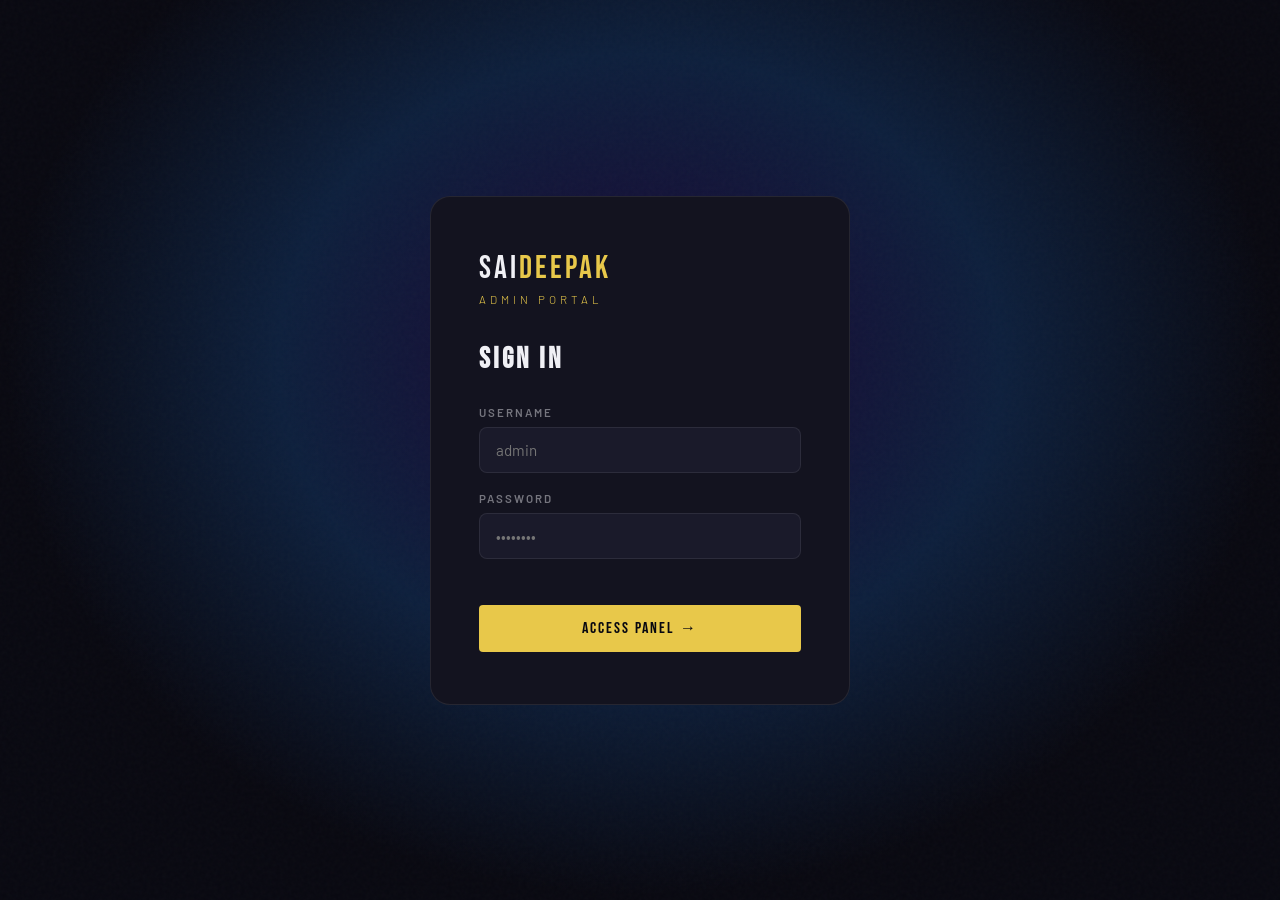
<file: admin.html>
<!DOCTYPE html>
<html lang="en">
<head>
  <meta charset="UTF-8"/>
  <meta name="viewport" content="width=device-width, initial-scale=1.0"/>
  <title>Sai Deepak — Admin Panel</title>
  <link href="https://fonts.googleapis.com/css2?family=Bebas+Neue&family=Barlow:ital,wght@0,300;0,400;0,600;1,300&display=swap" rel="stylesheet"/>
  <style>
    /* ── VARIABLES ── */
    :root {
      --black: #080810; --dark: #0e0e1a; --card: #13131f; --card2: #1a1a2a;
      --border: rgba(255,255,255,0.08);
      --gold: #e8c84a; --gold2: #f5d76e;
      --red: #e63946; --green: #4caf50; --blue: #6495ed;
      --white: #f0f0f5; --muted: rgba(240,240,245,0.45);
      --font-display: 'Bebas Neue', sans-serif;
      --font-body: 'Barlow', sans-serif;
      --radius: 12px;
      --transition: 0.25s cubic-bezier(0.4,0,0.2,1);
    }
    *, *::before, *::after { box-sizing: border-box; margin: 0; padding: 0; }
    html { scroll-behavior: smooth; }
    body { background: var(--black); color: var(--white); font-family: var(--font-body); font-weight: 300; min-height: 100vh; overflow-x: hidden; }
    a { color: inherit; text-decoration: none; }
    ::-webkit-scrollbar { width: 6px; }
    ::-webkit-scrollbar-track { background: var(--dark); }
    ::-webkit-scrollbar-thumb { background: var(--gold); border-radius: 3px; }
    .hidden { display: none !important; }

    /* ── LOGIN SCREEN ── */
    .login-screen {
      min-height: 100vh; display: flex; align-items: center; justify-content: center;
      background: radial-gradient(ellipse at 50% 40%, #1a0533 0%, #0d1f3c 40%, #080810 70%);
      position: relative;
    }
    .login-grain {
      position: absolute; inset: 0;
      background-image: url("data:image/svg+xml,%3Csvg viewBox='0 0 256 256' xmlns='http://www.w3.org/2000/svg'%3E%3Cfilter id='noise'%3E%3CfeTurbulence type='fractalNoise' baseFrequency='0.9' numOctaves='4' stitchTiles='stitch'/%3E%3C/filter%3E%3Crect width='100%25' height='100%25' filter='url(%23noise)' opacity='0.05'/%3E%3C/svg%3E");
      opacity: 0.5; pointer-events: none;
    }
    .login-box {
      background: var(--card); border: 1px solid var(--border); border-radius: 20px;
      padding: 52px 48px; width: 100%; max-width: 420px;
      position: relative; z-index: 2; animation: slideUp 0.4s ease;
    }
    .login-logo { font-family: var(--font-display); font-size: 2rem; letter-spacing: 3px; margin-bottom: 4px; }
    .login-logo span { color: var(--gold); }
    .login-subtitle { font-size: 0.72rem; letter-spacing: 4px; color: var(--gold); text-transform: uppercase; margin-bottom: 36px; }
    .login-box h2 { font-family: var(--font-display); font-size: 1.8rem; letter-spacing: 3px; margin-bottom: 28px; }
    .db-note { margin-top: 14px; text-align: center; font-size: 0.73rem; color: var(--muted); line-height: 1.6; }
    .db-note strong { color: var(--gold); }
    .login-error { color: var(--red); font-size: 0.82rem; margin-top: 8px; text-align: center; min-height: 20px; }

    /* ── FORMS ── */
    .form-group { margin-bottom: 18px; }
    .form-group label { display: block; font-size: 0.72rem; letter-spacing: 2px; text-transform: uppercase; color: var(--muted); margin-bottom: 8px; font-weight: 600; }
    .form-group input, .form-group select, .form-group textarea {
      width: 100%; padding: 13px 16px; background: var(--card2); border: 1px solid var(--border);
      border-radius: 8px; color: var(--white); font-family: var(--font-body); font-size: 0.95rem;
      transition: border-color var(--transition);
    }
    .form-group textarea { resize: vertical; min-height: 80px; line-height: 1.6; }
    .form-group input:focus, .form-group select:focus, .form-group textarea:focus { outline: none; border-color: var(--gold); }
    .form-group select option { background: var(--card2); }
    .form-row-2 { display: grid; grid-template-columns: 1fr 1fr; gap: 16px; }
    .form-row-3 { display: grid; grid-template-columns: 1fr 1fr 1fr; gap: 14px; }

    /* ── BUTTONS ── */
    .btn-primary {
      display: inline-block; padding: 14px 32px; background: var(--gold); color: var(--black);
      font-family: var(--font-display); font-size: 1rem; letter-spacing: 2px;
      border: none; border-radius: 4px; cursor: pointer;
      transition: background var(--transition), transform var(--transition), box-shadow var(--transition);
    }
    .btn-primary:hover { background: var(--gold2); transform: translateY(-2px); box-shadow: 0 8px 30px rgba(232,200,74,0.35); }
    .btn-primary:disabled { opacity: 0.5; cursor: not-allowed; transform: none; }
    .btn-primary.full-width { width: 100%; text-align: center; margin-top: 8px; }
    .btn-outline {
      display: inline-block; padding: 10px 24px; background: transparent; color: var(--gold);
      font-family: var(--font-display); font-size: 0.9rem; letter-spacing: 2px;
      border: 1px solid var(--gold); border-radius: 4px; cursor: pointer; transition: all var(--transition);
    }
    .btn-outline:hover { background: var(--gold); color: var(--black); }
    .btn-danger {
      display: inline-block; padding: 7px 14px; background: transparent; color: var(--red);
      font-family: var(--font-display); font-size: 0.8rem; letter-spacing: 1px;
      border: 1px solid var(--red); border-radius: 4px; cursor: pointer; transition: all var(--transition);
    }
    .btn-danger:hover { background: var(--red); color: var(--white); }
    .btn-danger:disabled { opacity: 0.4; cursor: not-allowed; }
    .btn-sm { padding: 7px 16px !important; font-size: 0.8rem !important; letter-spacing: 1px !important; }
    .btn-toggle-on  { display: inline-block; padding: 7px 14px; background: transparent; color: var(--red); font-family: var(--font-display); font-size: 0.8rem; letter-spacing: 1px; border: 1px solid var(--red); border-radius: 4px; cursor: pointer; transition: all var(--transition); }
    .btn-toggle-on:hover  { background: var(--red); color: var(--white); }
    .btn-toggle-off { display: inline-block; padding: 7px 14px; background: transparent; color: var(--green); font-family: var(--font-display); font-size: 0.8rem; letter-spacing: 1px; border: 1px solid var(--green); border-radius: 4px; cursor: pointer; transition: all var(--transition); }
    .btn-toggle-off:hover { background: var(--green); color: var(--white); }

    /* ── NAVBAR ── */
    .navbar {
      position: fixed; top: 0; left: 0; right: 0; z-index: 100;
      display: flex; align-items: center; justify-content: space-between;
      padding: 16px 48px; background: rgba(8,8,16,0.92);
      backdrop-filter: blur(20px); border-bottom: 1px solid var(--border);
    }
    .logo { font-family: var(--font-display); font-size: 1.6rem; letter-spacing: 3px; }
    .logo span { color: var(--gold); }
    .admin-badge {
      font-size: 0.65rem; letter-spacing: 3px; color: var(--gold);
      background: rgba(232,200,74,0.1); border: 1px solid rgba(232,200,74,0.3);
      padding: 4px 10px; border-radius: 100px; margin-left: 12px;
    }
    .db-status { display: flex; align-items: center; gap: 6px; font-size: 0.75rem; color: var(--muted); }
    .db-dot { width: 8px; height: 8px; border-radius: 50%; background: var(--green); }
    .db-dot.offline { background: var(--red); }
    .nav-admin { display: flex; align-items: center; gap: 14px; }

    /* ── LAYOUT ── */
    .admin-layout { display: flex; min-height: 100vh; padding-top: 68px; }
    .sidebar {
      width: 240px; flex-shrink: 0; background: var(--dark);
      border-right: 1px solid var(--border); padding: 32px 0;
      position: sticky; top: 68px; height: calc(100vh - 68px); overflow-y: auto;
    }
    .sidebar-section { padding: 0 24px; margin-bottom: 8px; font-size: 0.62rem; letter-spacing: 3px; color: var(--muted); text-transform: uppercase; font-weight: 600; margin-top: 20px; }
    .sidebar-item {
      display: flex; align-items: center; gap: 12px; padding: 11px 24px;
      font-size: 0.85rem; color: var(--muted); cursor: pointer;
      transition: all var(--transition); border-left: 3px solid transparent;
    }
    .sidebar-item:hover { color: var(--white); background: rgba(255,255,255,0.03); }
    .sidebar-item.active { color: var(--gold); border-left-color: var(--gold); background: rgba(232,200,74,0.06); }
    .sidebar-item .icon { font-size: 1.1rem; width: 22px; text-align: center; }

    .admin-main { flex: 1; padding: 40px 48px; overflow-y: auto; }
    .panel { display: none; animation: fadeInUp 0.35s ease; }
    .panel.active { display: block; }
    .panel-header { display: flex; align-items: center; justify-content: space-between; margin-bottom: 36px; }
    .panel-header h1 { font-family: var(--font-display); font-size: 2.2rem; letter-spacing: 4px; }
    .panel-header p { color: var(--muted); font-size: 0.88rem; margin-top: 4px; }

    /* ── STATS ── */
    .stats-row { display: grid; grid-template-columns: repeat(4, 1fr); gap: 20px; margin-bottom: 28px; }
    .stat-card { background: var(--card); border: 1px solid var(--border); border-radius: var(--radius); padding: 24px 20px; transition: transform var(--transition); }
    .stat-card:hover { transform: translateY(-3px); }
    .stat-label { font-size: 0.7rem; letter-spacing: 2px; color: var(--muted); text-transform: uppercase; margin-bottom: 10px; }
    .stat-value { font-family: var(--font-display); font-size: 2.2rem; letter-spacing: 2px; color: var(--gold); }
    .stat-sub { font-size: 0.75rem; color: var(--muted); margin-top: 4px; }

    /* ── SECTION CARD ── */
    .section-card { background: var(--card); border: 1px solid var(--border); border-radius: var(--radius); padding: 32px; margin-bottom: 28px; }
    .section-card h3 { font-family: var(--font-display); font-size: 1.3rem; letter-spacing: 2px; margin-bottom: 24px; padding-bottom: 14px; border-bottom: 1px solid var(--border); display: flex; align-items: center; gap: 10px; }
    .section-card h3 .icon { color: var(--gold); }

    /* ── HERO PREVIEW ── */
    .hero-preview {
      background: radial-gradient(ellipse at 70% 50%, #1a0533 0%, #0d1f3c 40%, #080810 70%);
      border: 1px solid var(--border); border-radius: var(--radius); padding: 36px 40px;
      margin-bottom: 28px; position: relative; overflow: hidden; min-height: 200px;
    }
    .hero-preview-grain {
      position: absolute; inset: 0;
      background-image: url("data:image/svg+xml,%3Csvg viewBox='0 0 256 256' xmlns='http://www.w3.org/2000/svg'%3E%3Cfilter id='noise'%3E%3CfeTurbulence type='fractalNoise' baseFrequency='0.9' numOctaves='4' stitchTiles='stitch'/%3E%3C/filter%3E%3Crect width='100%25' height='100%25' filter='url(%23noise)' opacity='0.04'/%3E%3C/svg%3E");
      opacity: 0.5; pointer-events: none;
    }
    .hero-preview-content { position: relative; z-index: 2; }
    .preview-sub-label { font-size: 0.65rem; letter-spacing: 4px; color: var(--gold); margin-bottom: 8px; }
    #previewTitle { font-family: var(--font-display); font-size: 3.2rem; line-height: 0.9; color: var(--white); margin-bottom: 12px; }
    #previewTitle em { color: var(--gold); font-style: normal; }
    #previewDesc { color: var(--muted); font-size: 0.92rem; line-height: 1.7; margin-bottom: 12px; max-width: 460px; }
    .preview-meta { display: flex; gap: 16px; font-size: 0.8rem; color: var(--muted); }
    .save-bar {
      display: flex; align-items: center; justify-content: space-between;
      background: rgba(232,200,74,0.07); border: 1px solid rgba(232,200,74,0.2);
      border-radius: 8px; padding: 16px 20px; margin-top: 24px;
    }
    .save-bar p { font-size: 0.82rem; color: var(--muted); }
    .save-bar p strong { color: var(--gold); }

    /* ── TABLE ── */
    .table-wrap { overflow-x: auto; }
    table { width: 100%; border-collapse: collapse; }
    th { text-align: left; padding: 10px 14px; font-size: 0.68rem; letter-spacing: 2px; color: var(--muted); text-transform: uppercase; font-weight: 600; border-bottom: 1px solid var(--border); }
    td { padding: 12px 14px; font-size: 0.87rem; border-bottom: 1px solid rgba(255,255,255,0.04); vertical-align: middle; }
    tr:hover td { background: rgba(255,255,255,0.02); }
    .badge { display: inline-block; padding: 3px 10px; background: rgba(232,200,74,0.1); color: var(--gold); border-radius: 100px; font-size: 0.72rem; }
    .badge.horror { background: rgba(230,57,70,0.1); color: var(--red); }
    .badge.drama  { background: rgba(100,149,237,0.12); color: var(--blue); }
    .badge.action { background: rgba(255,140,0,0.12); color: #ff8c00; }
    .s-confirmed { display: inline-block; padding: 3px 10px; background: rgba(76,175,80,0.12); color: var(--green); border-radius: 100px; font-size: 0.72rem; }
    .s-cancelled  { display: inline-block; padding: 3px 10px; background: rgba(230,57,70,0.1); color: var(--red); border-radius: 100px; font-size: 0.72rem; }
    .s-active     { display: inline-block; padding: 3px 10px; background: rgba(76,175,80,0.12); color: var(--green); border-radius: 100px; font-size: 0.72rem; }
    .s-inactive   { display: inline-block; padding: 3px 10px; background: rgba(230,57,70,0.1); color: var(--red); border-radius: 100px; font-size: 0.72rem; }

    /* ── ACTIVITY ── */
    .activity-item { display: flex; align-items: flex-start; gap: 14px; padding: 13px 0; border-bottom: 1px solid rgba(255,255,255,0.04); }
    .activity-item:last-child { border-bottom: none; }
    .activity-dot { width: 8px; height: 8px; border-radius: 50%; background: var(--gold); flex-shrink: 0; margin-top: 6px; }
    .activity-dot.red   { background: var(--red); }
    .activity-dot.green { background: var(--green); }
    .activity-text { font-size: 0.87rem; }
    .activity-time { font-size: 0.74rem; color: var(--muted); margin-top: 3px; }

    /* ── MODAL ── */
    .modal-overlay {
      position: fixed; inset: 0; z-index: 200;
      background: rgba(0,0,0,0.85); backdrop-filter: blur(8px);
      display: flex; align-items: center; justify-content: center;
      animation: fadeIn 0.2s ease;
    }
    .modal {
      background: var(--card); border: 1px solid var(--border); border-radius: 16px;
      padding: 40px; width: 100%; max-width: 580px; max-height: 90vh;
      overflow-y: auto; position: relative; animation: slideUp 0.3s ease;
    }
    .modal h2 { font-family: var(--font-display); font-size: 1.8rem; letter-spacing: 3px; margin-bottom: 24px; }
    .modal-close {
      position: absolute; top: 16px; right: 16px; background: transparent;
      border: none; color: var(--muted); font-size: 1.2rem; cursor: pointer;
      width: 32px; height: 32px; border-radius: 50%; transition: all var(--transition);
    }
    .modal-close:hover { background: rgba(255,255,255,0.08); color: var(--white); }

    /* ── MISC ── */
    .loading { display: flex; align-items: center; gap: 10px; color: var(--muted); font-size: 0.88rem; padding: 20px 0; }
    .spinner { width: 18px; height: 18px; border: 2px solid var(--border); border-top-color: var(--gold); border-radius: 50%; animation: spin 0.7s linear infinite; }
    .toast {
      position: fixed; bottom: 32px; right: 32px; z-index: 300;
      background: var(--card2); border: 1px solid var(--gold); border-radius: 8px;
      padding: 14px 24px; font-size: 0.9rem; animation: slideInRight 0.3s ease; max-width: 320px;
    }
    .toast.success { border-color: var(--green); color: var(--green); }
    .toast.error   { border-color: var(--red);   color: var(--red); }
    .search-bar { display: flex; gap: 12px; margin-bottom: 20px; }
    .search-bar input {
      flex: 1; padding: 10px 16px; background: var(--card2); border: 1px solid var(--border);
      border-radius: 8px; color: var(--white); font-family: var(--font-body); font-size: 0.9rem;
    }
    .search-bar input:focus { outline: none; border-color: var(--gold); }
    .filter-select {
      padding: 10px 14px; background: var(--card2); border: 1px solid var(--border);
      border-radius: 8px; color: var(--white); font-family: var(--font-body); font-size: 0.9rem; cursor: pointer;
    }
    .filter-select:focus { outline: none; border-color: var(--gold); }
    .empty-state { text-align: center; padding: 48px 20px; color: var(--muted); font-size: 0.9rem; }
    .empty-state .icon { font-size: 3rem; margin-bottom: 16px; }

    /* ── ANIMATIONS ── */
    @keyframes spin         { to { transform: rotate(360deg); } }
    @keyframes fadeIn       { from { opacity: 0; } to { opacity: 1; } }
    @keyframes fadeInUp     { from { opacity: 0; transform: translateY(20px); } to { opacity: 1; transform: translateY(0); } }
    @keyframes slideUp      { from { opacity: 0; transform: translateY(40px); } to { opacity: 1; transform: translateY(0); } }
    @keyframes slideInRight { from { opacity: 0; transform: translateX(30px); } to { opacity: 1; transform: translateX(0); } }

    /* ── RESPONSIVE ── */
    @media (max-width: 900px) {
      .sidebar { display: none; }
      .admin-main { padding: 28px 20px; }
      .stats-row { grid-template-columns: 1fr 1fr; }
      .navbar { padding: 14px 20px; }
    }
    @media (max-width: 600px) {
      .stats-row { grid-template-columns: 1fr; }
      .form-row-2, .form-row-3 { grid-template-columns: 1fr; }
    }
  </style>
</head>
<body>

<!-- ══════════════════════════════ LOGIN ══════════════════════════════ -->
<div id="loginScreen" class="login-screen">
  <div class="login-grain"></div>
  <div class="login-box">
    <div class="login-logo">SAI<span>DEEPAK</span></div>
    <div class="login-subtitle">Admin Portal</div>
    <h2>SIGN IN</h2>
    <div class="form-group">
      <label>Username</label>
      <input type="text" id="adminUser" placeholder="admin" autocomplete="off"
             onkeydown="if(event.key==='Enter')doLogin()"/>
    </div>
    <div class="form-group">
      <label>Password</label>
      <input type="password" id="adminPass" placeholder="••••••••" maxlength="8"
             onkeydown="if(event.key==='Enter')doLogin()"/>
    </div>
    <div class="login-error" id="loginError"></div>
    <button class="btn-primary full-width" id="loginBtn" onclick="doLogin()">ACCESS PANEL →</button>
  </div>
</div>

<!-- ══════════════════════════════ ADMIN PANEL ══════════════════════════════ -->
<div id="adminPanel" class="hidden">

  <!-- Navbar -->
  <nav class="navbar">
    <div style="display:flex;align-items:center;">
      <div class="logo">SAI<span>DEEPAK</span></div>
      <span class="admin-badge">ADMIN</span>
    </div>
    <div class="db-status">
      <div class="db-dot" id="dbDot"></div>
      <span id="dbStatusText">Connecting…</span>
    </div>
    <div class="nav-admin">
      <!-- View Site opens public site in new tab — admin stays isolated -->
      <a href="index.html" target="_blank" class="btn-outline btn-sm">VIEW SITE ↗</a>
      <button class="btn-outline btn-sm" onclick="doLogout()">LOGOUT</button>
    </div>
  </nav>

  <div class="admin-layout">
    <!-- Sidebar -->
    <aside class="sidebar">
      <div class="sidebar-section">Dashboard</div>
      <div class="sidebar-item active" onclick="switchPanel('dashboard',this)">
        <span class="icon">📊</span> Overview
      </div>

      <div class="sidebar-section">Content</div>
      <div class="sidebar-item" onclick="switchPanel('home',this)">
        <span class="icon">🏠</span> Home Page
      </div>
      <div class="sidebar-item" onclick="switchPanel('movies',this)">
        <span class="icon">🎬</span> Movies
      </div>

      <div class="sidebar-section">Records</div>
      <div class="sidebar-item" onclick="switchPanel('bookings',this)">
        <span class="icon">🎟️</span> Bookings
      </div>
      <div class="sidebar-item" onclick="switchPanel('users',this)">
        <span class="icon">👥</span> Users
      </div>
    </aside>

    <main class="admin-main">

      <!-- ── DASHBOARD ── -->
      <div class="panel active" id="panelDashboard">
        <div class="panel-header">
          <div><h1>OVERVIEW</h1><p>Live stats from MySQL database.</p></div>
          <button class="btn-outline btn-sm" onclick="loadStats()">↻ Refresh</button>
        </div>

        <div class="stats-row">
          <div class="stat-card">
            <div class="stat-label">Total Bookings</div>
            <div class="stat-value" id="statBookings">—</div>
            <div class="stat-sub">All time</div>
          </div>
          <div class="stat-card">
            <div class="stat-label">Registered Users</div>
            <div class="stat-value" id="statUsers">—</div>
            <div class="stat-sub">All time</div>
          </div>
          <div class="stat-card">
            <div class="stat-label">Active Movies</div>
            <div class="stat-value" id="statMovies">—</div>
            <div class="stat-sub">Now showing</div>
          </div>
          <div class="stat-card">
            <div class="stat-label">Revenue</div>
            <div class="stat-value" id="statRevenue">—</div>
            <div class="stat-sub">Confirmed only</div>
          </div>
        </div>

        <div class="stats-row" style="grid-template-columns:1fr 1fr 1fr 1fr">
          <div class="stat-card">
            <div class="stat-label">Today's Bookings</div>
            <div class="stat-value" id="statToday">—</div>
          </div>
          <div class="stat-card">
            <div class="stat-label">Cancelled</div>
            <div class="stat-value" id="statCancelled" style="color:var(--red)">—</div>
          </div>
          <div class="stat-card">
            <div class="stat-label">Confirmed</div>
            <div class="stat-value" id="statConfirmed" style="color:var(--green)">—</div>
          </div>
          <div class="stat-card">
            <div class="stat-label">Avg. Ticket Value</div>
            <div class="stat-value" id="statAvg">—</div>
          </div>
        </div>

        <div class="section-card">
          <h3><span class="icon">⚡</span> Recent Activity</h3>
          <div id="activityFeed">
            <div class="loading"><div class="spinner"></div> Loading from database…</div>
          </div>
        </div>
      </div>

      <!-- ── HOME PAGE EDITOR ── -->
      <div class="panel" id="panelHome">
        <div class="panel-header">
          <div><h1>HOME PAGE</h1><p>Edit the hero section. Changes saved to MySQL — live on the site.</p></div>
        </div>

        <div class="section-card">
          <h3><span class="icon">👁️</span> Live Preview</h3>
          <div class="hero-preview">
            <div class="hero-preview-grain"></div>
            <div class="hero-preview-content">
              <div class="preview-sub-label" id="previewSubLabel">NOW SHOWING</div>
              <div id="previewTitle">STELLAR<br/><em>VOID</em></div>
              <div id="previewDesc">A breathtaking journey across collapsed galaxies.</div>
              <div class="preview-meta">
                <span id="pmRating">⭐ 9.1</span>
                <span id="pmDuration">2h 28m</span>
                <span id="pmGenre">Sci-Fi / Drama</span>
              </div>
            </div>
          </div>
        </div>

        <div class="section-card">
          <h3><span class="icon">✏️</span> Hero Content</h3>
          <div class="form-row-2">
            <div class="form-group">
              <label>Section Label</label>
              <input type="text" id="heroSubLabel" value="NOW SHOWING" oninput="updatePreview()"/>
            </div>
            <div class="form-group">
              <label>Featured Movie (BOOK NOW links to)</label>
              <select id="heroMovieId" onchange="syncMovieFields()"><option>Loading…</option></select>
            </div>
          </div>
          <div class="form-row-2">
            <div class="form-group">
              <label>Title Line 1</label>
              <input type="text" id="heroTitle1" value="STELLAR" oninput="updatePreview()"/>
            </div>
            <div class="form-group">
              <label>Title Line 2 (gold highlight)</label>
              <input type="text" id="heroTitle2" value="VOID" oninput="updatePreview()"/>
            </div>
          </div>
          <div class="form-group">
            <label>Description</label>
            <textarea id="heroDesc" oninput="updatePreview()">A breathtaking journey across collapsed galaxies.</textarea>
          </div>
          <div class="form-row-3">
            <div class="form-group">
              <label>Rating Badge</label>
              <input type="text" id="heroRating" value="⭐ 9.1" oninput="updatePreview()"/>
            </div>
            <div class="form-group">
              <label>Duration</label>
              <input type="text" id="heroDuration" value="2h 28m" oninput="updatePreview()"/>
            </div>
            <div class="form-group">
              <label>Genre Tag</label>
              <input type="text" id="heroGenre" value="Sci-Fi / Drama" oninput="updatePreview()"/>
            </div>
          </div>
          <div class="save-bar">
            <p>Saved to <strong>home_settings</strong> table in MySQL.</p>
            <button class="btn-primary" onclick="saveHomeSettings()">SAVE HERO →</button>
          </div>
        </div>

        <div class="section-card">
          <h3><span class="icon">🔗</span> Navbar &amp; Footer</h3>
          <div class="form-row-2">
            <div class="form-group">
              <label>Site Name (non-gold part)</label>
              <input type="text" id="siteName" value="SAI"/>
            </div>
            <div class="form-group">
              <label>Logo Gold Part</label>
              <input type="text" id="siteNameGold" value="DEEPAK"/>
            </div>
          </div>
          <div class="form-group">
            <label>Footer Copyright Text</label>
            <input type="text" id="footerText" value="© 2025 Sai Deepak. All rights reserved."/>
          </div>
          <div class="save-bar">
            <p>Saved to <strong>home_settings</strong> table in MySQL.</p>
            <button class="btn-primary" onclick="saveNavSettings()">SAVE SETTINGS →</button>
          </div>
        </div>
      </div>

      <!-- ── MOVIES ── -->
      <div class="panel" id="panelMovies">
        <div class="panel-header">
          <div><h1>MOVIES</h1><p>Add, edit, activate or deactivate movies in the database.</p></div>
          <button class="btn-primary btn-sm" style="padding:10px 22px;font-size:.9rem" onclick="openAddMovie()">+ ADD MOVIE</button>
        </div>
        <div class="section-card">
          <h3><span class="icon">🎞️</span> All Movies</h3>
          <div class="search-bar">
            <input type="text" id="movieSearch" placeholder="Search by title or genre…" oninput="filterMoviesTable()"/>
            <select class="filter-select" id="genreFilter" onchange="filterMoviesTable()">
              <option value="">All Genres</option>
              <option value="sci-fi">Sci-Fi</option>
              <option value="action">Action</option>
              <option value="drama">Drama</option>
              <option value="horror">Horror</option>
            </select>
          </div>
          <div class="table-wrap">
            <table>
              <thead>
                <tr>
                  <th></th><th>Title</th><th>Genre</th><th>Rating</th>
                  <th>Duration</th><th>Price</th><th>Status</th><th>Actions</th>
                </tr>
              </thead>
              <tbody id="moviesTableBody">
                <tr><td colspan="8"><div class="loading"><div class="spinner"></div> Loading…</div></td></tr>
              </tbody>
            </table>
          </div>
        </div>
      </div>

      <!-- ── BOOKINGS ── -->
      <div class="panel" id="panelBookings">
        <div class="panel-header">
          <div><h1>BOOKINGS</h1><p>All reservations from the database. Cancel any booking here.</p></div>
          <button class="btn-outline btn-sm" onclick="loadBookings()">↻ Refresh</button>
        </div>
        <div class="section-card">
          <h3><span class="icon">🎟️</span> All Booking Records</h3>
          <div class="search-bar">
            <input type="text" id="bookingSearch" placeholder="Search by name, email or movie…" oninput="filterBookingsTable()"/>
            <select class="filter-select" id="bookingStatusFilter" onchange="filterBookingsTable()">
              <option value="">All Status</option>
              <option value="confirmed">Confirmed</option>
              <option value="cancelled">Cancelled</option>
            </select>
          </div>
          <div class="table-wrap">
            <table>
              <thead>
                <tr>
                  <th>#</th><th>Movie</th><th>Customer</th><th>Date</th>
                  <th>Showtime</th><th>Seats</th><th>Total</th><th>Status</th><th></th>
                </tr>
              </thead>
              <tbody id="bookingsTableBody">
                <tr><td colspan="9"><div class="loading"><div class="spinner"></div> Loading…</div></td></tr>
              </tbody>
            </table>
          </div>
        </div>
      </div>

      <!-- ── USERS ── -->
      <div class="panel" id="panelUsers">
        <div class="panel-header">
          <div><h1>USERS</h1><p>All registered user accounts from the database.</p></div>
          <button class="btn-outline btn-sm" onclick="loadUsers()">↻ Refresh</button>
        </div>
        <div class="section-card">
          <h3><span class="icon">👥</span> User Accounts</h3>
          <div class="search-bar">
            <input type="text" id="userSearch" placeholder="Search by name or email…" oninput="filterUsersTable()"/>
          </div>
          <div class="table-wrap">
            <table>
              <thead>
                <tr><th>ID</th><th>Name</th><th>Email</th><th>Bookings</th><th>Joined</th></tr>
              </thead>
              <tbody id="usersTableBody">
                <tr><td colspan="5"><div class="loading"><div class="spinner"></div> Loading…</div></td></tr>
              </tbody>
            </table>
          </div>
        </div>
      </div>

    </main>
  </div>
</div>

<!-- ══════════════ EDIT / ADD MOVIE MODAL ══════════════ -->
<div class="modal-overlay hidden" id="editMovieModal">
  <div class="modal">
    <button class="modal-close" onclick="closeModal('editMovieModal')">✕</button>
    <h2 id="movieModalTitle">EDIT MOVIE</h2>
    <input type="hidden" id="editMovieId"/>
    <div class="form-row-2">
      <div class="form-group">
        <label>Emoji</label>
        <input type="text" id="editEmoji" placeholder="🎬"/>
      </div>
      <div class="form-group">
        <label>Movie ID (slug)</label>
        <input type="text" id="editMovieSlug" placeholder="my-movie"/>
      </div>
    </div>
    <div class="form-group">
      <label>Title</label>
      <input type="text" id="editTitle" placeholder="MY MOVIE"/>
    </div>
    <div class="form-row-3">
      <div class="form-group">
        <label>Genre</label>
        <select id="editGenre">
          <option value="sci-fi">Sci-Fi</option>
          <option value="action">Action</option>
          <option value="drama">Drama</option>
          <option value="horror">Horror</option>
        </select>
      </div>
      <div class="form-group">
        <label>Rating (0–10)</label>
        <input type="number" id="editRating" step="0.1" min="0" max="10"/>
      </div>
      <div class="form-group">
        <label>Price (₹)</label>
        <input type="number" id="editPrice" step="1" min="0"/>
      </div>
    </div>
    <div class="form-group">
      <label>Duration</label>
      <input type="text" id="editDuration" placeholder="2h 00m"/>
    </div>
    <div class="form-group">
      <label>Description</label>
      <textarea id="editDesc" placeholder="Brief synopsis…"></textarea>
    </div>
    <div style="display:flex;gap:12px;justify-content:flex-end;margin-top:12px;">
      <button class="btn-outline" onclick="closeModal('editMovieModal')">Cancel</button>
      <button class="btn-primary" id="saveMovieBtn" onclick="saveMovie()">SAVE TO DATABASE</button>
    </div>
  </div>
</div>

<!-- ══════════════ CONFIRM MODAL ══════════════ -->
<div class="modal-overlay hidden" id="confirmModal">
  <div class="modal" style="max-width:400px;text-align:center;">
    <h2 id="confirmTitle">CONFIRM</h2>
    <p id="confirmMsg" style="color:var(--muted);margin-bottom:28px;font-size:.92rem;line-height:1.6;"></p>
    <div style="display:flex;gap:12px;justify-content:center;">
      <button class="btn-outline" onclick="closeModal('confirmModal')">Cancel</button>
      <button class="btn-danger" id="confirmOkBtn">Confirm</button>
    </div>
  </div>
</div>

<div class="toast hidden" id="toast"></div>

<script>
// ============================================================
//  CONFIG
// ============================================================
const API_URL = 'api.php';

// ── cached data for client-side search/filter ──
let moviesCache   = [];
let bookingsCache = [];
let usersCache    = [];
let editMode      = 'edit';

// ============================================================
//  API HELPER
// ============================================================
async function api(action, data = {}, method = 'POST') {
  const url  = method === 'GET'
    ? `${API_URL}?action=${action}&` + new URLSearchParams(data)
    : `${API_URL}?action=${action}`;
  const opts = method === 'GET'
    ? { method: 'GET', credentials: 'include' }
    : { method: 'POST', credentials: 'include',
        headers: { 'Content-Type': 'application/json' },
        body: JSON.stringify(data) };
  const res  = await fetch(url, opts);
  const json = await res.json();
  if (!res.ok) throw new Error(json.error || 'Request failed');
  return json;
}

// ============================================================
//  CONFIRM DIALOG (replaces browser confirm())
// ============================================================
function showConfirm(title, msg, onOk) {
  document.getElementById('confirmTitle').textContent = title;
  document.getElementById('confirmMsg').textContent   = msg;
  const okBtn = document.getElementById('confirmOkBtn');
  okBtn.onclick = () => { closeModal('confirmModal'); onOk(); };
  document.getElementById('confirmModal').classList.remove('hidden');
}

// ============================================================
//  LOGIN
// ============================================================
async function doLogin() {
  const username = document.getElementById('adminUser').value.trim();
  const password = document.getElementById('adminPass').value;
  const errEl    = document.getElementById('loginError');
  errEl.textContent = '';

  if (!username || !password) { errEl.textContent = 'Please enter username and password.'; return; }

  const btn = document.getElementById('loginBtn');
  btn.disabled = true; btn.textContent = 'Connecting…';

  try {
    await api('admin_login', { username, password });
    document.getElementById('loginScreen').classList.add('hidden');
    document.getElementById('adminPanel').classList.remove('hidden');
    setDbStatus(true);
    initAdmin();
  } catch (e) {
    errEl.textContent = e.message || 'Login failed.';
    setDbStatus(false);
  } finally {
    btn.disabled = false; btn.textContent = 'ACCESS PANEL →';
  }
}

async function doLogout() {
  try { await api('admin_logout'); } catch (_) {}
  document.getElementById('adminPanel').classList.add('hidden');
  document.getElementById('loginScreen').classList.remove('hidden');
  document.getElementById('adminUser').value = '';
  document.getElementById('adminPass').value = '';
  document.getElementById('loginError').textContent = '';
  setDbStatus(false);
}

function setDbStatus(on) {
  document.getElementById('dbDot').className        = 'db-dot' + (on ? '' : ' offline');
  document.getElementById('dbStatusText').textContent = on ? 'MySQL Connected' : 'DB Offline';
}

// ============================================================
//  INIT
// ============================================================
async function initAdmin() {
  await loadStats();
  await loadMoviesForDropdown();
  await loadHomeSettings();
}

// ============================================================
//  PANEL SWITCH
// ============================================================
function switchPanel(name, el) {
  document.querySelectorAll('.panel').forEach(p => p.classList.remove('active'));
  document.querySelectorAll('.sidebar-item').forEach(s => s.classList.remove('active'));
  const panelId = 'panel' + name.charAt(0).toUpperCase() + name.slice(1);
  document.getElementById(panelId)?.classList.add('active');
  el.classList.add('active');
  if (name === 'movies')   loadMovies();
  if (name === 'bookings') loadBookings();
  if (name === 'users')    loadUsers();
}

// ============================================================
//  STATS
// ============================================================
async function loadStats() {
  try {
    const r = await api('admin_stats', {}, 'GET');
    document.getElementById('statBookings').textContent  = r.total_bookings;
    document.getElementById('statUsers').textContent     = r.total_users;
    document.getElementById('statMovies').textContent    = r.total_movies;
    document.getElementById('statRevenue').textContent   = '₹' + parseFloat(r.total_revenue || 0).toFixed(0);
    document.getElementById('statToday').textContent     = r.today_bookings;
    document.getElementById('statCancelled').textContent = r.cancelled_count;

    const confirmed = (r.total_bookings || 0) - (r.cancelled_count || 0);
    document.getElementById('statConfirmed').textContent = confirmed;

    const avg = confirmed > 0 ? (parseFloat(r.total_revenue || 0) / confirmed).toFixed(0) : '0';
    document.getElementById('statAvg').textContent = '₹' + avg;

    renderActivity(r.recent_bookings || []);
    setDbStatus(true);
  } catch (e) {
    setDbStatus(false);
    showToast('Stats error: ' + e.message, 'error');
  }
}

function renderActivity(list) {
  const el = document.getElementById('activityFeed');
  if (!list.length) {
    el.innerHTML = '<div class="empty-state"><div class="icon">📭</div><p>No bookings yet.</p></div>';
    return;
  }
  el.innerHTML = list.map(b => `
    <div class="activity-item">
      <div class="activity-dot ${b.status === 'cancelled' ? 'red' : 'green'}"></div>
      <div>
        <div class="activity-text">
          <strong>${escHtml(b.name)}</strong> booked
          <strong>${escHtml(b.movie_title)}</strong>
          &mdash; ₹${parseFloat(b.total).toFixed(0)}
          <span class="s-${b.status}" style="margin-left:8px">${b.status.toUpperCase()}</span>
        </div>
        <div class="activity-time">${formatDate(b.created_at)}</div>
      </div>
    </div>`).join('');
}

// ============================================================
//  HOME SETTINGS
// ============================================================
async function loadHomeSettings() {
  try {
    const r = await api('admin_get_home', {}, 'GET');
    const s = r.settings || {};
    const map = {
      hero_sub_label: 'heroSubLabel', hero_title1: 'heroTitle1', hero_title2: 'heroTitle2',
      hero_desc: 'heroDesc', hero_rating: 'heroRating', hero_duration: 'heroDuration',
      hero_genre: 'heroGenre', hero_movie_id: 'heroMovieId',
      site_name: 'siteName', site_name_gold: 'siteNameGold', footer_text: 'footerText',
    };
    for (const [key, id] of Object.entries(map)) {
      const el = document.getElementById(id);
      if (el && s[key] !== undefined) el.value = s[key];
    }
    updatePreview();
  } catch (_) {}
}

async function loadMoviesForDropdown() {
  try {
    const r = await api('admin_movies', {}, 'GET');
    moviesCache = r.movies || [];
    const sel = document.getElementById('heroMovieId');
    sel.innerHTML = moviesCache.map(m =>
      `<option value="${escHtml(m.id)}">${escHtml(m.title)}</option>`
    ).join('');
  } catch (_) {}
}

function updatePreview() {
  const g = id => document.getElementById(id)?.value || '';
  document.getElementById('previewSubLabel').textContent = g('heroSubLabel');
  document.getElementById('previewTitle').innerHTML      = `${g('heroTitle1')}<br/><em>${g('heroTitle2')}</em>`;
  document.getElementById('previewDesc').textContent     = g('heroDesc');
  document.getElementById('pmRating').textContent        = g('heroRating');
  document.getElementById('pmDuration').textContent      = g('heroDuration');
  document.getElementById('pmGenre').textContent         = g('heroGenre');
}

function syncMovieFields() {
  const id = document.getElementById('heroMovieId').value;
  const m  = moviesCache.find(x => x.id === id);
  if (!m) return;
  const words = m.title.split(' ');
  document.getElementById('heroTitle1').value   = words.length > 1 ? words.slice(0,-1).join(' ') : words[0];
  document.getElementById('heroTitle2').value   = words[words.length - 1];
  document.getElementById('heroDesc').value     = m.description || '';
  document.getElementById('heroRating').value   = '⭐ ' + m.rating;
  document.getElementById('heroDuration').value = m.duration;
  document.getElementById('heroGenre').value    = m.genre.charAt(0).toUpperCase() + m.genre.slice(1);
  updatePreview();
}

async function saveHomeSettings() {
  try {
    await api('admin_save_home', {
      hero_sub_label: document.getElementById('heroSubLabel').value,
      hero_title1:    document.getElementById('heroTitle1').value,
      hero_title2:    document.getElementById('heroTitle2').value,
      hero_desc:      document.getElementById('heroDesc').value,
      hero_rating:    document.getElementById('heroRating').value,
      hero_duration:  document.getElementById('heroDuration').value,
      hero_genre:     document.getElementById('heroGenre').value,
      hero_movie_id:  document.getElementById('heroMovieId').value,
    });
    showToast('Hero section saved to MySQL!', 'success');
  } catch (e) { showToast(e.message, 'error'); }
}

async function saveNavSettings() {
  try {
    await api('admin_save_home', {
      site_name:      document.getElementById('siteName').value,
      site_name_gold: document.getElementById('siteNameGold').value,
      footer_text:    document.getElementById('footerText').value,
    });
    showToast('Navbar & footer settings saved to MySQL!', 'success');
  } catch (e) { showToast(e.message, 'error'); }
}

// ============================================================
//  MOVIES — load & filter
// ============================================================
async function loadMovies() {
  const tbody = document.getElementById('moviesTableBody');
  tbody.innerHTML = '<tr><td colspan="8"><div class="loading"><div class="spinner"></div> Loading…</div></td></tr>';
  try {
    const r = await api('admin_movies', {}, 'GET');
    moviesCache = r.movies || [];
    renderMoviesTable(moviesCache);
  } catch (e) {
    tbody.innerHTML = `<tr><td colspan="8" style="color:var(--red);text-align:center;padding:24px">${escHtml(e.message)}</td></tr>`;
  }
}

function filterMoviesTable() {
  const q      = document.getElementById('movieSearch')?.value.toLowerCase() || '';
  const genre  = document.getElementById('genreFilter')?.value || '';
  const result = moviesCache.filter(m =>
    (!q     || m.title.toLowerCase().includes(q) || m.genre.toLowerCase().includes(q)) &&
    (!genre || m.genre === genre)
  );
  renderMoviesTable(result);
}

function renderMoviesTable(list) {
  const tbody = document.getElementById('moviesTableBody');
  if (!list.length) {
    tbody.innerHTML = '<tr><td colspan="8"><div class="empty-state"><div class="icon">🎬</div><p>No movies found.</p></div></td></tr>';
    return;
  }
  tbody.innerHTML = list.map(m => `
    <tr>
      <td style="font-size:1.3rem">${escHtml(m.emoji || '🎬')}</td>
      <td>
        <strong>${escHtml(m.title)}</strong><br/>
        <span style="font-size:.73rem;color:var(--muted)">${escHtml(m.id)}</span>
      </td>
      <td><span class="badge ${m.genre}">${m.genre}</span></td>
      <td style="color:var(--gold)">★ ${m.rating}</td>
      <td>${escHtml(m.duration)}</td>
      <td>₹${parseFloat(m.price).toFixed(0)}</td>
      <td><span class="s-${m.active ? 'active' : 'inactive'}">${m.active ? 'Active' : 'Inactive'}</span></td>
      <td style="white-space:nowrap">
        <button class="btn-outline btn-sm" style="margin-right:6px" onclick="openEditMovie('${m.id}')">Edit</button>
        <button class="btn-toggle-${m.active ? 'on' : 'off'}" onclick="toggleMovie('${m.id}',this)">
          ${m.active ? 'Deactivate' : 'Activate'}
        </button>
      </td>
    </tr>`).join('');
}

function openEditMovie(id) {
  editMode = 'edit';
  const m = moviesCache.find(x => x.id === id);
  if (!m) return;
  document.getElementById('movieModalTitle').textContent = 'EDIT MOVIE';
  document.getElementById('editMovieId').value           = m.id;
  document.getElementById('editMovieSlug').value         = m.id;
  document.getElementById('editMovieSlug').disabled      = true;
  document.getElementById('editEmoji').value             = m.emoji || '🎬';
  document.getElementById('editTitle').value             = m.title;
  document.getElementById('editGenre').value             = m.genre;
  document.getElementById('editRating').value            = m.rating;
  document.getElementById('editPrice').value             = m.price;
  document.getElementById('editDuration').value          = m.duration;
  document.getElementById('editDesc').value              = m.description || '';
  document.getElementById('saveMovieBtn').textContent    = 'SAVE CHANGES';
  document.getElementById('editMovieModal').classList.remove('hidden');
}

function openAddMovie() {
  editMode = 'add';
  document.getElementById('movieModalTitle').textContent = 'ADD NEW MOVIE';
  ['editMovieId','editMovieSlug','editTitle','editDesc'].forEach(id => {
    document.getElementById(id).value = '';
  });
  document.getElementById('editEmoji').value             = '🎬';
  document.getElementById('editGenre').value             = 'action';
  document.getElementById('editRating').value            = '8.0';
  document.getElementById('editPrice').value             = '200';
  document.getElementById('editDuration').value          = '2h 00m';
  document.getElementById('editMovieSlug').disabled      = false;
  document.getElementById('saveMovieBtn').textContent    = 'ADD TO DATABASE';
  document.getElementById('editMovieModal').classList.remove('hidden');
}

async function saveMovie() {
  const title = document.getElementById('editTitle').value.trim();
  const slug  = document.getElementById('editMovieSlug').value.trim().toLowerCase().replace(/\s+/g,'-');
  if (!title) { showToast('Title is required.', 'error'); return; }
  if (editMode === 'add' && !slug) { showToast('Movie ID (slug) is required.', 'error'); return; }

  const btn = document.getElementById('saveMovieBtn');
  btn.disabled = true; btn.textContent = 'Saving…';
  try {
    if (editMode === 'edit') {
      await api('admin_update_movie', {
        id:          document.getElementById('editMovieId').value,
        emoji:       document.getElementById('editEmoji').value,
        title,
        genre:       document.getElementById('editGenre').value,
        rating:      document.getElementById('editRating').value,
        price:       document.getElementById('editPrice').value,
        duration:    document.getElementById('editDuration').value,
        description: document.getElementById('editDesc').value,
      });
      showToast('Movie updated in MySQL!', 'success');
    } else {
      await api('admin_add_movie', {
        id: slug,
        emoji:       document.getElementById('editEmoji').value,
        title,
        genre:       document.getElementById('editGenre').value,
        rating:      document.getElementById('editRating').value,
        price:       document.getElementById('editPrice').value,
        duration:    document.getElementById('editDuration').value,
        description: document.getElementById('editDesc').value,
      });
      showToast('Movie added to MySQL!', 'success');
    }
    closeModal('editMovieModal');
    loadMovies();
    loadMoviesForDropdown();
  } catch (e) {
    showToast(e.message, 'error');
  } finally {
    btn.disabled = false;
    btn.textContent = editMode === 'edit' ? 'SAVE CHANGES' : 'ADD TO DATABASE';
  }
}

async function toggleMovie(id, btn) {
  const m = moviesCache.find(x => x.id === id);
  const action = m?.active ? 'deactivate' : 'activate';
  showConfirm('TOGGLE MOVIE', `Are you sure you want to ${action} this movie?`, async () => {
    btn.disabled = true;
    try {
      const r = await api('admin_toggle_movie', { id });
      showToast(r.message, 'success');
      loadMovies();
    } catch (e) {
      showToast(e.message, 'error');
      btn.disabled = false;
    }
  });
}

// ============================================================
//  BOOKINGS — load & filter
// ============================================================
async function loadBookings() {
  const tbody = document.getElementById('bookingsTableBody');
  tbody.innerHTML = '<tr><td colspan="9"><div class="loading"><div class="spinner"></div> Loading…</div></td></tr>';
  try {
    const r = await api('admin_all_bookings', {}, 'GET');
    bookingsCache = r.bookings || [];
    renderBookingsTable(bookingsCache);
  } catch (e) {
    tbody.innerHTML = `<tr><td colspan="9" style="color:var(--red);text-align:center;padding:24px">${escHtml(e.message)}</td></tr>`;
  }
}

function filterBookingsTable() {
  const q      = document.getElementById('bookingSearch')?.value.toLowerCase() || '';
  const status = document.getElementById('bookingStatusFilter')?.value || '';
  const result = bookingsCache.filter(b =>
    (!q      || b.name.toLowerCase().includes(q) || b.email.toLowerCase().includes(q) || b.movie_title.toLowerCase().includes(q)) &&
    (!status || b.status === status)
  );
  renderBookingsTable(result);
}

function renderBookingsTable(list) {
  const tbody = document.getElementById('bookingsTableBody');
  if (!list.length) {
    tbody.innerHTML = '<tr><td colspan="9"><div class="empty-state"><div class="icon">🎟️</div><p>No bookings found.</p></div></td></tr>';
    return;
  }
  tbody.innerHTML = list.map(b => `
    <tr>
      <td style="color:var(--muted)">#${b.id}</td>
      <td>${escHtml(b.movie_emoji||'🎬')} <strong>${escHtml(b.movie_title)}</strong></td>
      <td>
        ${escHtml(b.name)}<br/>
        <span style="font-size:.73rem;color:var(--muted)">${escHtml(b.email)}</span>
      </td>
      <td>${b.date}</td>
      <td>${escHtml(b.showtime)}</td>
      <td style="font-size:.8rem">${escHtml(b.seats)}</td>
      <td style="color:var(--gold)">₹${parseFloat(b.total).toFixed(2)}</td>
      <td><span class="s-${b.status}">${b.status.toUpperCase()}</span></td>
      <td>
        ${b.status !== 'cancelled'
          ? `<button class="btn-danger" onclick="cancelBookingAdmin(${b.id},this)">Cancel</button>`
          : '<span style="color:var(--muted);font-size:.8rem">—</span>'}
      </td>
    </tr>`).join('');
}

async function cancelBookingAdmin(id, btn) {
  showConfirm('CANCEL BOOKING', `Cancel booking #${id}? This cannot be undone.`, async () => {
    btn.disabled = true;
    try {
      await api('admin_cancel_booking', { booking_id: id });
      showToast('Booking #' + id + ' cancelled.', 'success');
      loadBookings();
      loadStats();
    } catch (e) {
      showToast(e.message, 'error');
      btn.disabled = false;
    }
  });
}

// ============================================================
//  USERS — load & filter
// ============================================================
async function loadUsers() {
  const tbody = document.getElementById('usersTableBody');
  tbody.innerHTML = '<tr><td colspan="5"><div class="loading"><div class="spinner"></div> Loading…</div></td></tr>';
  try {
    const r = await api('admin_all_users', {}, 'GET');
    usersCache = r.users || [];
    renderUsersTable(usersCache);
  } catch (e) {
    tbody.innerHTML = `<tr><td colspan="5" style="color:var(--red);text-align:center;padding:24px">${escHtml(e.message)}</td></tr>`;
  }
}

function filterUsersTable() {
  const q = document.getElementById('userSearch')?.value.toLowerCase() || '';
  const result = usersCache.filter(u =>
    !q || u.name.toLowerCase().includes(q) || u.email.toLowerCase().includes(q)
  );
  renderUsersTable(result);
}

function renderUsersTable(list) {
  const tbody = document.getElementById('usersTableBody');
  if (!list.length) {
    tbody.innerHTML = '<tr><td colspan="5"><div class="empty-state"><div class="icon">👥</div><p>No users found.</p></div></td></tr>';
    return;
  }
  tbody.innerHTML = list.map(u => `
    <tr>
      <td style="color:var(--muted)">#${u.id}</td>
      <td><strong>${escHtml(u.name)}</strong></td>
      <td style="color:var(--muted)">${escHtml(u.email)}</td>
      <td>
        <span class="badge">${u.booking_count} booking${u.booking_count !== 1 ? 's' : ''}</span>
      </td>
      <td style="color:var(--muted);font-size:.8rem">${formatDate(u.created_at)}</td>
    </tr>`).join('');
}

// ============================================================
//  HELPERS
// ============================================================
function closeModal(id) {
  document.getElementById(id)?.classList.add('hidden');
}

document.addEventListener('click', e => {
  if (e.target.classList.contains('modal-overlay')) e.target.classList.add('hidden');
});

// Enter key on login fields
document.addEventListener('keydown', e => {
  if (e.key === 'Enter' && !document.getElementById('loginScreen').classList.contains('hidden')) {
    doLogin();
  }
});

function escHtml(s) {
  return String(s ?? '')
    .replace(/&/g,'&amp;').replace(/</g,'&lt;')
    .replace(/>/g,'&gt;').replace(/"/g,'&quot;');
}

function formatDate(str) {
  if (!str) return '—';
  try { return new Date(str).toLocaleString('en-IN', { dateStyle:'medium', timeStyle:'short' }); }
  catch { return str; }
}

function showToast(msg, type = '') {
  const t = document.getElementById('toast');
  if (!t) return;
  t.textContent = msg;
  t.className   = `toast ${type}`;
  t.classList.remove('hidden');
  clearTimeout(t._timer);
  t._timer = setTimeout(() => t.classList.add('hidden'), 3500);
}
</script>
</body>
</html>
</file>
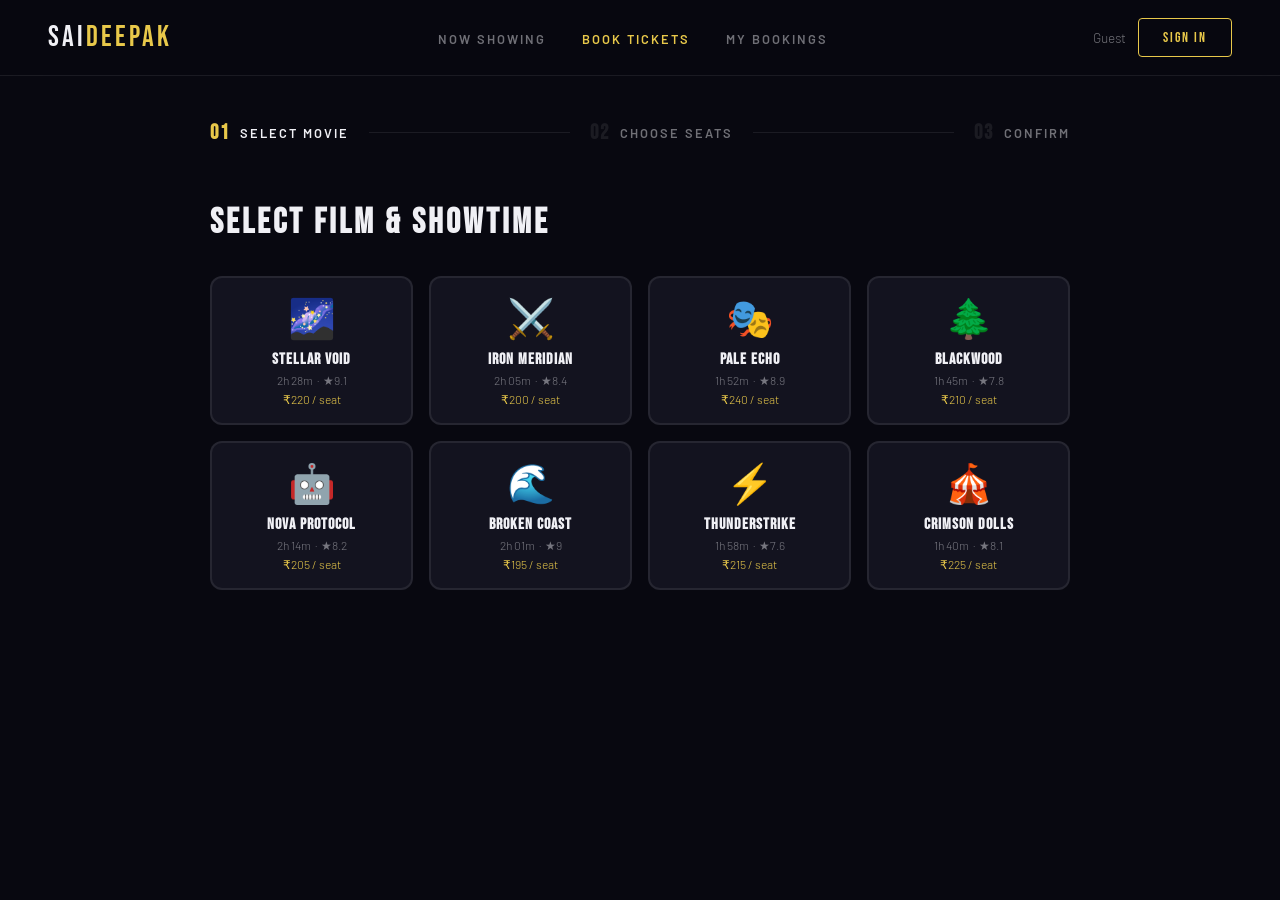
<file: booking.html>
<!DOCTYPE html>
<html lang="en">
<head>
  <meta charset="UTF-8"/>
  <meta name="viewport" content="width=device-width, initial-scale=1.0"/>
  <title>Sai Deepak — Book Tickets</title>
  <link rel="stylesheet" href="style.css"/>
  <link href="https://fonts.googleapis.com/css2?family=Bebas+Neue&family=Barlow:ital,wght@0,300;0,400;0,600;1,300&display=swap" rel="stylesheet"/>
</head>
<body>

<nav class="navbar">
  <div class="logo"><a href="index.html">SAI<span>DEEPAK</span></a></div>
  <ul class="nav-links">
    <li><a href="index.html">Now Showing</a></li>
    <li><a href="booking.html" class="active">Book Tickets</a></li>
    <li><a href="index.html" onclick="sessionStorage.setItem('showBookings','1')">My Bookings</a></li>
  </ul>
  <div class="nav-user">
    <span id="userGreeting">Guest</span>
    <button class="btn-outline nav-auth-btn" id="authBtn" onclick="openModal('loginModal')">Sign In</button>
    <button class="btn-outline nav-auth-btn hidden" id="logoutBtn" onclick="handleLogout()">Logout</button>
  </div>
</nav>

<section class="booking-page">
  <div class="booking-container">

    <!-- STEP INDICATOR -->
    <div class="steps">
      <div class="step active" id="step1ind"><span>01</span> Select Movie</div>
      <div class="step-line"></div>
      <div class="step" id="step2ind"><span>02</span> Choose Seats</div>
      <div class="step-line"></div>
      <div class="step" id="step3ind"><span>03</span> Confirm</div>
    </div>

    <!-- STEP 1: Select Movie & Showtime -->
    <div class="booking-step" id="step1">
      <h2>SELECT FILM &amp; SHOWTIME</h2>
      <div class="movie-select-grid" id="movieSelectGrid"></div>

      <div class="showtime-section hidden" id="showtimeSection">
        <h3>SELECT DATE</h3>
        <div class="date-pills" id="datePills"></div>
        <h3>SELECT SHOWTIME</h3>
        <div class="time-pills" id="timePills"></div>
        <button class="btn-primary" onclick="goToStep(2)" id="continueToSeats" disabled>CONTINUE TO SEATS →</button>
      </div>
    </div>

    <!-- STEP 2: Seat Selection -->
    <div class="booking-step hidden" id="step2">
      <h2>CHOOSE YOUR SEATS</h2>
      <div class="screen-label">— SCREEN —</div>
      <div class="seat-map" id="seatMap"></div>
      <div class="seat-legend">
        <span><i class="seat-demo available"></i> Available</span>
        <span><i class="seat-demo selected"></i> Selected</span>
        <span><i class="seat-demo taken"></i> Taken</span>
      </div>
      <div class="seat-summary" id="seatSummary">Selected: <strong id="selectedSeatsDisplay">None</strong></div>
      <div class="step-actions">
        <button class="btn-outline" onclick="goToStep(1)">← Back</button>
        <button class="btn-primary" id="continueToConfirm" onclick="goToStep(3)" disabled>REVIEW ORDER →</button>
      </div>
    </div>

    <!-- STEP 3: Confirm -->
    <div class="booking-step hidden" id="step3">
      <h2>CONFIRM BOOKING</h2>
      <div class="confirmation-card" id="confirmationCard"></div>

      <div class="form-group">
        <label>Your Name</label>
        <input type="text" id="confirmName" placeholder="Full Name" required/>
      </div>
      <div class="form-group">
        <label>Email</label>
        <input type="email" id="confirmEmail" placeholder="you@email.com" required/>
      </div>
      <div class="form-group">
        <label>Card Number (demo)</label>
        <input type="text" id="cardNumber" placeholder="1234 5678 9012 3456" maxlength="19" oninput="formatCard(this)"/>
      </div>
      <div class="form-row">
        <div class="form-group">
          <label>Expiry</label>
          <input type="text" id="cardExpiry" placeholder="MM/YY" maxlength="5"/>
        </div>
        <div class="form-group">
          <label>CVV</label>
          <input type="text" id="cardCVV" placeholder="123" maxlength="3"/>
        </div>
      </div>

      <div class="step-actions">
        <button class="btn-outline" onclick="goToStep(2)">← Back</button>
        <button class="btn-primary" onclick="submitBooking()">PAY &amp; CONFIRM 🎬</button>
      </div>
    </div>

  </div>
</section>

<!-- SUCCESS MODAL -->
<div class="modal-overlay hidden" id="successModal">
  <div class="modal success-modal">
    <div class="success-icon">🎟️</div>
    <h2>BOOKING CONFIRMED!</h2>
    <div id="successDetails"></div>
    <button class="btn-primary" onclick="window.location.href='index.html'">BACK TO HOME</button>
  </div>
</div>

<!-- LOGIN MODAL -->
<div class="modal-overlay hidden" id="loginModal">
  <div class="modal">
    <button class="modal-close" onclick="closeModal('loginModal')">✕</button>
    <h2>SIGN IN</h2>
    <form id="loginForm" onsubmit="handleLogin(event)">
      <div class="form-group"><label>Email</label><input type="email" id="loginEmail" placeholder="you@email.com" required/></div>
      <div class="form-group"><label>Password</label><input type="password" id="loginPassword" placeholder="••••••••" maxlength="8" required/></div>
      <button type="submit" class="btn-primary full-width">Sign In</button>
      <p class="form-switch" style="text-align:center;margin-top:12px;">No account? <a href="#" onclick="switchModal('loginModal','registerModal')">Sign Up</a></p>
    </form>
  </div>
</div>

<!-- REGISTER MODAL -->
<div class="modal-overlay hidden" id="registerModal">
  <div class="modal">
    <button class="modal-close" onclick="closeModal('registerModal')">✕</button>
    <h2>CREATE ACCOUNT</h2>
    <form id="registerForm" onsubmit="handleRegister(event)">
      <div class="form-group"><label>Full Name</label><input type="text" id="regName" placeholder="Your Name" required/></div>
      <div class="form-group"><label>Email</label><input type="email" id="regEmail" placeholder="you@email.com" required/></div>
      <div class="form-group"><label>Password</label><input type="password" id="regPassword" placeholder="••••••••" minlength="6" maxlength="8" required/></div>
      <button type="submit" class="btn-primary full-width">Create Account</button>
      <p class="form-switch" style="text-align:center;margin-top:12px;">Already have an account? <a href="#" onclick="switchModal('registerModal','loginModal')">Sign In</a></p>
    </form>
  </div>
</div>

<div class="toast hidden" id="toast"></div>
<script src="app.js"></script>
<script src="booking.js"></script>
<script>
  /* Auth UI for booking page */
  function refreshAuthUI() {
    const authBtn   = document.getElementById('authBtn');
    const logoutBtn = document.getElementById('logoutBtn');
    const greeting  = document.getElementById('userGreeting');
    if (currentUser) {
      if (greeting)  greeting.textContent = currentUser.name;
      authBtn?.classList.add('hidden');
      logoutBtn?.classList.remove('hidden');
    } else {
      if (greeting) greeting.textContent = 'Guest';
      authBtn?.classList.remove('hidden');
      logoutBtn?.classList.add('hidden');
    }
  }
  async function handleLogout() {
    if (USE_PHP_API) { try { await apiCall('logout',{},'POST'); } catch(_){} }
    currentUser = null;
    localStorage.removeItem('cvUser');
    localStorage.removeItem('cvBookings');
    refreshAuthUI();
    showToast('Signed out.', 'success');
  }
  const _orig = updateUserUI;
  updateUserUI = function(){ _orig(); refreshAuthUI(); };
  refreshAuthUI();
</script>
</body>
</html>
</file>
<file: style.css>
/* ===== CSS VARIABLES ===== */
:root {
  --black: #080810;
  --dark: #0e0e1a;
  --card: #13131f;
  --card2: #1a1a2a;
  --border: rgba(255,255,255,0.08);
  --gold: #e8c84a;
  --gold2: #f5d76e;
  --red: #e63946;
  --white: #f0f0f5;
  --muted: rgba(240,240,245,0.45);
  --font-display: 'Bebas Neue', sans-serif;
  --font-body: 'Barlow', sans-serif;
  --radius: 12px;
  --transition: 0.25s cubic-bezier(0.4,0,0.2,1);
}

*, *::before, *::after { box-sizing: border-box; margin: 0; padding: 0; }

html { scroll-behavior: smooth; }

body {
  background: var(--black);
  color: var(--white);
  font-family: var(--font-body);
  font-weight: 300;
  min-height: 100vh;
  overflow-x: hidden;
}

a { color: inherit; text-decoration: none; }

/* ===== SCROLLBAR ===== */
::-webkit-scrollbar { width: 6px; }
::-webkit-scrollbar-track { background: var(--dark); }
::-webkit-scrollbar-thumb { background: var(--gold); border-radius: 3px; }

/* ===== NAVBAR ===== */
.navbar {
  position: fixed; top: 0; left: 0; right: 0; z-index: 100;
  display: flex; align-items: center; justify-content: space-between;
  padding: 18px 48px;
  background: rgba(8,8,16,0.85);
  backdrop-filter: blur(20px);
  border-bottom: 1px solid var(--border);
}

.logo {
  font-family: var(--font-display);
  font-size: 1.8rem;
  letter-spacing: 3px;
  color: var(--white);
}
.logo span { color: var(--gold); }
.logo a { text-decoration: none; }

.nav-links {
  display: flex; gap: 36px; list-style: none;
}
.nav-links a {
  font-size: 0.8rem;
  font-weight: 600;
  letter-spacing: 2px;
  text-transform: uppercase;
  color: var(--muted);
  transition: color var(--transition);
}
.nav-links a:hover, .nav-links a.active { color: var(--gold); }

.nav-user {
  display: flex; align-items: center; gap: 12px;
  font-size: 0.85rem; color: var(--muted);
}

.round-emoji-btn {
  display: inline-flex;
  align-items: center;
  justify-content: center;
  width: 34px;
  height: 34px;
  border-radius: 50%;
  border: 1px solid var(--gold);
  background: rgba(232,200,74,0.15);
  color: var(--gold);
  text-decoration: none;
  font-size: 0.95rem;
  transition: all var(--transition);
}

.round-emoji-btn:hover {
  background: var(--gold);
  color: var(--black);
  transform: scale(1.07);
}

/* ===== BUTTONS ===== */
.btn-primary {
  display: inline-block;
  padding: 14px 32px;
  background: var(--gold);
  color: var(--black);
  font-family: var(--font-display);
  font-size: 1rem;
  letter-spacing: 2px;
  border: none; border-radius: 4px;
  cursor: pointer;
  transition: background var(--transition), transform var(--transition), box-shadow var(--transition);
}
.btn-primary:hover {
  background: var(--gold2);
  transform: translateY(-2px);
  box-shadow: 0 8px 30px rgba(232,200,74,0.35);
}
.btn-primary:active { transform: translateY(0); }
.btn-primary.full-width { width: 100%; text-align: center; margin-top: 8px; }

.btn-outline {
  display: inline-block;
  padding: 10px 24px;
  background: transparent;
  color: var(--gold);
  font-family: var(--font-display);
  font-size: 0.9rem;
  letter-spacing: 2px;
  border: 1px solid var(--gold);
  border-radius: 4px;
  cursor: pointer;
  transition: all var(--transition);
}
.btn-outline:hover { background: var(--gold); color: var(--black); }

/* ===== HERO ===== */
.hero {
  min-height: 100vh;
  display: flex; align-items: center;
  padding: 120px 48px 80px;
  position: relative; overflow: hidden;
}
.hero-bg {
  position: absolute; inset: 0;
  background: radial-gradient(ellipse at 70% 50%, #1a0533 0%, #0d1f3c 40%, #080810 70%);
  z-index: 0;
}
.hero-grain {
  position: absolute; inset: 0;
  background-image: url("data:image/svg+xml,%3Csvg viewBox='0 0 256 256' xmlns='http://www.w3.org/2000/svg'%3E%3Cfilter id='noise'%3E%3CfeTurbulence type='fractalNoise' baseFrequency='0.9' numOctaves='4' stitchTiles='stitch'/%3E%3C/filter%3E%3Crect width='100%25' height='100%25' filter='url(%23noise)' opacity='0.04'/%3E%3C/svg%3E");
  opacity: 0.5;
}

.hero-content {
  position: relative; z-index: 2;
  max-width: 560px;
  animation: fadeInUp 0.8s ease both;
}
.hero-sub {
  font-size: 0.75rem; letter-spacing: 4px;
  color: var(--gold); margin-bottom: 12px;
}
.hero-title {
  font-family: var(--font-display);
  font-size: clamp(4rem, 10vw, 8rem);
  line-height: 0.9;
  color: var(--white);
  margin-bottom: 20px;
}
.hero-title em { color: var(--gold); font-style: normal; }
.hero-desc { color: var(--muted); font-size: 1.05rem; line-height: 1.7; margin-bottom: 20px; }
.hero-meta {
  display: flex; gap: 20px; margin-bottom: 32px;
  font-size: 0.85rem; color: var(--muted); letter-spacing: 1px;
}

.hero-poster {
  position: absolute; right: 8%; top: 50%;
  transform: translateY(-50%);
  z-index: 2;
  animation: fadeInRight 0.9s ease 0.2s both;
}
.poster-card.featured {
  width: 280px; height: 420px;
  border-radius: 16px; overflow: hidden;
  box-shadow: 0 40px 80px rgba(0,0,0,0.7), 0 0 0 1px rgba(255,255,255,0.06);
  transform: rotate(3deg);
}
.poster-img {
  width: 100%; height: 100%;
  display: flex; align-items: center; justify-content: center;
}
.poster-overlay-art { font-size: 6rem; opacity: 0.6; }

/* ===== MOVIES SECTION ===== */
.movies-section {
  padding: 80px 48px;
  background: var(--dark);
}

.section-header {
  display: flex; align-items: center; justify-content: space-between;
  margin-bottom: 40px;
}
.section-header h2 {
  font-family: var(--font-display);
  font-size: 2.5rem; letter-spacing: 4px;
}

.filter-bar { display: flex; gap: 10px; flex-wrap: wrap; }
.filter-btn {
  padding: 8px 20px;
  background: transparent;
  color: var(--muted);
  border: 1px solid var(--border);
  border-radius: 100px;
  font-size: 0.75rem; letter-spacing: 2px;
  font-family: var(--font-body); font-weight: 600;
  text-transform: uppercase;
  cursor: pointer;
  transition: all var(--transition);
}
.filter-btn:hover, .filter-btn.active {
  background: var(--gold); color: var(--black);
  border-color: var(--gold);
}

.movies-grid {
  display: grid;
  grid-template-columns: repeat(auto-fill, minmax(220px, 1fr));
  gap: 24px;
}

.movie-card {
  background: var(--card);
  border-radius: var(--radius);
  overflow: hidden;
  border: 1px solid var(--border);
  transition: transform var(--transition), box-shadow var(--transition);
  cursor: pointer;
  animation: fadeInUp 0.5s ease both;
}
.movie-card:hover {
  transform: translateY(-6px);
  box-shadow: 0 20px 50px rgba(0,0,0,0.6);
}
.movie-thumb {
  height: 300px;
  display: flex; align-items: center; justify-content: center;
  font-size: 4rem;
  position: relative; overflow: hidden;
}
.movie-thumb-overlay {
  position: absolute; inset: 0;
  background: linear-gradient(to top, rgba(0,0,0,0.8), transparent);
  display: flex; align-items: flex-end; padding: 16px;
  opacity: 0; transition: opacity var(--transition);
}
.movie-card:hover .movie-thumb-overlay { opacity: 1; }

.movie-info { padding: 16px; }
.movie-title { font-family: var(--font-display); font-size: 1.2rem; letter-spacing: 1px; margin-bottom: 6px; }
.movie-meta { font-size: 0.78rem; color: var(--muted); display: flex; gap: 12px; margin-bottom: 12px; }
.movie-rating { color: var(--gold); font-weight: 600; }
.movie-genre-tag {
  display: inline-block;
  padding: 3px 10px;
  background: rgba(232,200,74,0.1);
  color: var(--gold);
  border-radius: 100px;
  font-size: 0.7rem; letter-spacing: 1px; text-transform: uppercase;
}

/* ===== MY BOOKINGS ===== */
.my-bookings-section { padding: 80px 48px; }

.bookings-list { display: flex; flex-direction: column; gap: 16px; }

.booking-item {
  background: var(--card);
  border: 1px solid var(--border);
  border-radius: var(--radius);
  padding: 20px 24px;
  display: flex; align-items: center; gap: 20px;
}
.booking-item-icon { font-size: 2.5rem; }
.booking-item-info h3 { font-family: var(--font-display); font-size: 1.3rem; letter-spacing: 1px; }
.booking-item-info p { color: var(--muted); font-size: 0.85rem; margin-top: 4px; }
.booking-badge {
  margin-left: auto;
  background: rgba(232,200,74,0.15);
  color: var(--gold);
  padding: 6px 14px;
  border-radius: 100px;
  font-size: 0.75rem; letter-spacing: 1px; font-weight: 600;
}

/* ===== BOOKING PAGE ===== */
.booking-page {
  min-height: 100vh;
  padding: 120px 48px 80px;
  background: var(--black);
}

.booking-container { max-width: 860px; margin: 0 auto; }

.steps {
  display: flex; align-items: center; margin-bottom: 56px;
}
.step {
  display: flex; align-items: center; gap: 10px;
  font-size: 0.8rem; letter-spacing: 2px; text-transform: uppercase;
  color: var(--muted); font-weight: 600;
  transition: color var(--transition);
}
.step span {
  font-family: var(--font-display); font-size: 1.3rem;
  color: var(--border);
  transition: color var(--transition);
}
.step.active { color: var(--white); }
.step.active span { color: var(--gold); }
.step.done { color: var(--gold); }
.step-line { flex: 1; height: 1px; background: var(--border); margin: 0 20px; }

.booking-step h2 {
  font-family: var(--font-display);
  font-size: 2.2rem; letter-spacing: 3px;
  margin-bottom: 32px;
}

/* Movie Select */
.movie-select-grid {
  display: grid;
  grid-template-columns: repeat(auto-fill, minmax(180px, 1fr));
  gap: 16px; margin-bottom: 40px;
}
.movie-select-card {
  background: var(--card);
  border: 2px solid var(--border);
  border-radius: var(--radius);
  padding: 16px; cursor: pointer;
  transition: all var(--transition);
  text-align: center;
}
.movie-select-card:hover { border-color: rgba(232,200,74,0.4); }
.movie-select-card.selected { border-color: var(--gold); background: rgba(232,200,74,0.07); }
.movie-select-card .card-emoji { font-size: 2.5rem; margin-bottom: 10px; }
.movie-select-card h4 { font-family: var(--font-display); font-size: 1rem; letter-spacing: 1px; }
.movie-select-card p { font-size: 0.75rem; color: var(--muted); margin-top: 4px; }

/* Date & Time Pills */
.showtime-section h3 {
  font-family: var(--font-display);
  font-size: 1.1rem; letter-spacing: 2px; color: var(--muted);
  margin-bottom: 14px; margin-top: 28px;
}
.date-pills, .time-pills { display: flex; gap: 10px; flex-wrap: wrap; margin-bottom: 12px; }
.date-pill, .time-pill {
  padding: 10px 20px;
  background: var(--card);
  border: 1px solid var(--border);
  border-radius: 8px;
  cursor: pointer; font-size: 0.85rem;
  transition: all var(--transition);
}
.date-pill:hover, .time-pill:hover { border-color: var(--gold); color: var(--gold); }
.date-pill.selected, .time-pill.selected {
  background: var(--gold); color: var(--black);
  border-color: var(--gold); font-weight: 600;
}
.time-pill span { font-size: 0.7rem; color: var(--muted); display: block; }
.time-pill.selected span { color: rgba(0,0,0,0.6); }

/* SEAT MAP */
.screen-label {
  text-align: center; font-size: 0.75rem; letter-spacing: 6px;
  color: var(--muted); margin-bottom: 32px;
  padding-bottom: 16px;
  border-bottom: 2px solid rgba(255,255,255,0.06);
}

.seat-map {
  display: flex; flex-direction: column; gap: 10px;
  align-items: center; margin-bottom: 24px;
}
.seat-row { display: flex; gap: 8px; align-items: center; }
.seat-row-label {
  width: 24px; text-align: right;
  font-size: 0.7rem; color: var(--muted); margin-right: 8px;
  font-weight: 600;
}
.seat {
  width: 36px; height: 30px;
  background: var(--card2);
  border: 1px solid var(--border);
  border-radius: 6px 6px 3px 3px;
  cursor: pointer;
  transition: all 0.15s ease;
  position: relative;
}
.seat:hover:not(.taken) { background: rgba(232,200,74,0.25); border-color: var(--gold); }
.seat.selected { background: var(--gold); border-color: var(--gold2); }
.seat.taken { background: rgba(230,57,70,0.2); border-color: rgba(230,57,70,0.3); cursor: not-allowed; }
.seat-gap { width: 20px; }

.seat-legend { display: flex; gap: 24px; justify-content: center; margin-bottom: 20px; font-size: 0.8rem; color: var(--muted); }
.seat-demo {
  display: inline-block; width: 20px; height: 16px;
  border-radius: 3px; border: 1px solid; margin-right: 6px;
  vertical-align: middle;
}
.seat-demo.available { background: var(--card2); border-color: var(--border); }
.seat-demo.selected { background: var(--gold); border-color: var(--gold); }
.seat-demo.taken { background: rgba(230,57,70,0.2); border-color: rgba(230,57,70,0.3); }

.seat-summary { text-align: center; font-size: 0.9rem; color: var(--muted); margin-bottom: 28px; }

.step-actions { display: flex; gap: 16px; justify-content: flex-end; margin-top: 32px; }

/* CONFIRMATION CARD */
.confirmation-card {
  background: var(--card);
  border: 1px solid var(--border);
  border-radius: var(--radius);
  padding: 24px 28px;
  margin-bottom: 28px;
}
.confirmation-card h3 { font-family: var(--font-display); font-size: 1.6rem; letter-spacing: 2px; margin-bottom: 14px; }
.confirm-row { display: flex; justify-content: space-between; padding: 8px 0; border-bottom: 1px solid var(--border); font-size: 0.9rem; }
.confirm-row:last-child { border: none; }
.confirm-row span:first-child { color: var(--muted); }
.confirm-total { margin-top: 12px; font-size: 1.1rem; font-weight: 600; color: var(--gold); }

/* FORM */
.form-group { margin-bottom: 18px; }
.form-group label { display: block; font-size: 0.75rem; letter-spacing: 2px; text-transform: uppercase; color: var(--muted); margin-bottom: 8px; font-weight: 600; }
.form-group input {
  width: 100%;
  padding: 13px 16px;
  background: var(--card);
  border: 1px solid var(--border);
  border-radius: 8px;
  color: var(--white);
  font-family: var(--font-body);
  font-size: 0.95rem;
  transition: border-color var(--transition);
}
.form-group input:focus { outline: none; border-color: var(--gold); }
.form-row { display: grid; grid-template-columns: 1fr 1fr; gap: 16px; }
.form-switch { text-align: center; margin-top: 14px; font-size: 0.85rem; color: var(--muted); }
.form-switch a { color: var(--gold); }

/* SUCCESS MODAL */
.success-modal { text-align: center; }
.success-icon { font-size: 4rem; margin-bottom: 16px; }
.success-modal h2 { font-family: var(--font-display); font-size: 2rem; letter-spacing: 3px; margin-bottom: 20px; color: var(--gold); }

/* ===== MODAL ===== */
.modal-overlay {
  position: fixed; inset: 0; z-index: 200;
  background: rgba(0,0,0,0.8); backdrop-filter: blur(8px);
  display: flex; align-items: center; justify-content: center;
  animation: fadeIn 0.2s ease;
}
.modal {
  background: var(--card);
  border: 1px solid var(--border);
  border-radius: 16px;
  padding: 40px;
  width: 100%; max-width: 440px;
  position: relative;
  animation: slideUp 0.3s ease;
}
.modal h2 { font-family: var(--font-display); font-size: 2rem; letter-spacing: 3px; margin-bottom: 28px; }
.modal-close {
  position: absolute; top: 16px; right: 16px;
  background: transparent; border: none;
  color: var(--muted); font-size: 1.2rem; cursor: pointer;
  width: 32px; height: 32px; border-radius: 50%;
  transition: all var(--transition);
}
.modal-close:hover { background: rgba(255,255,255,0.08); color: var(--white); }

/* ===== TOAST ===== */
.toast {
  position: fixed; bottom: 32px; right: 32px; z-index: 300;
  background: var(--card2);
  border: 1px solid var(--gold);
  border-radius: 8px;
  padding: 14px 24px;
  font-size: 0.9rem;
  animation: slideInRight 0.3s ease;
  max-width: 320px;
}
.toast.success { border-color: #4caf50; color: #4caf50; }
.toast.error { border-color: var(--red); color: var(--red); }

/* ===== FOOTER ===== */
.footer {
  background: var(--dark);
  border-top: 1px solid var(--border);
  padding: 32px 48px;
}
.footer-inner { display: flex; align-items: center; justify-content: space-between; }
.footer p { color: var(--muted); font-size: 0.8rem; }

/* ===== UTILITIES ===== */
.hidden { display: none !important; }

/* ===== ANIMATIONS ===== */
@keyframes fadeIn { from { opacity: 0; } to { opacity: 1; } }
@keyframes fadeInUp { from { opacity: 0; transform: translateY(30px); } to { opacity: 1; transform: translateY(0); } }
@keyframes fadeInRight { from { opacity: 0; transform: translateX(40px); } to { opacity: 1; transform: translateX(0); } }
@keyframes slideUp { from { opacity: 0; transform: translateY(40px); } to { opacity: 1; transform: translateY(0); } }
@keyframes slideInRight { from { opacity: 0; transform: translateX(30px); } to { opacity: 1; transform: translateX(0); } }

/* ===== RESPONSIVE ===== */
@media (max-width: 768px) {
  .navbar { padding: 14px 20px; }
  .nav-links { display: none; }
  .hero { padding: 100px 20px 60px; flex-direction: column; }
  .hero-poster { position: relative; right: auto; top: auto; transform: none; margin-top: 40px; }
  .hero-title { font-size: 3.5rem; }
  .movies-section, .booking-page, .my-bookings-section { padding: 60px 20px; }
  .section-header { flex-direction: column; align-items: flex-start; gap: 16px; }
  .steps { overflow-x: auto; }
  .step-line { min-width: 30px; }
  .form-row { grid-template-columns: 1fr; }
  .footer-inner { flex-direction: column; gap: 16px; text-align: center; }
}
</file>
